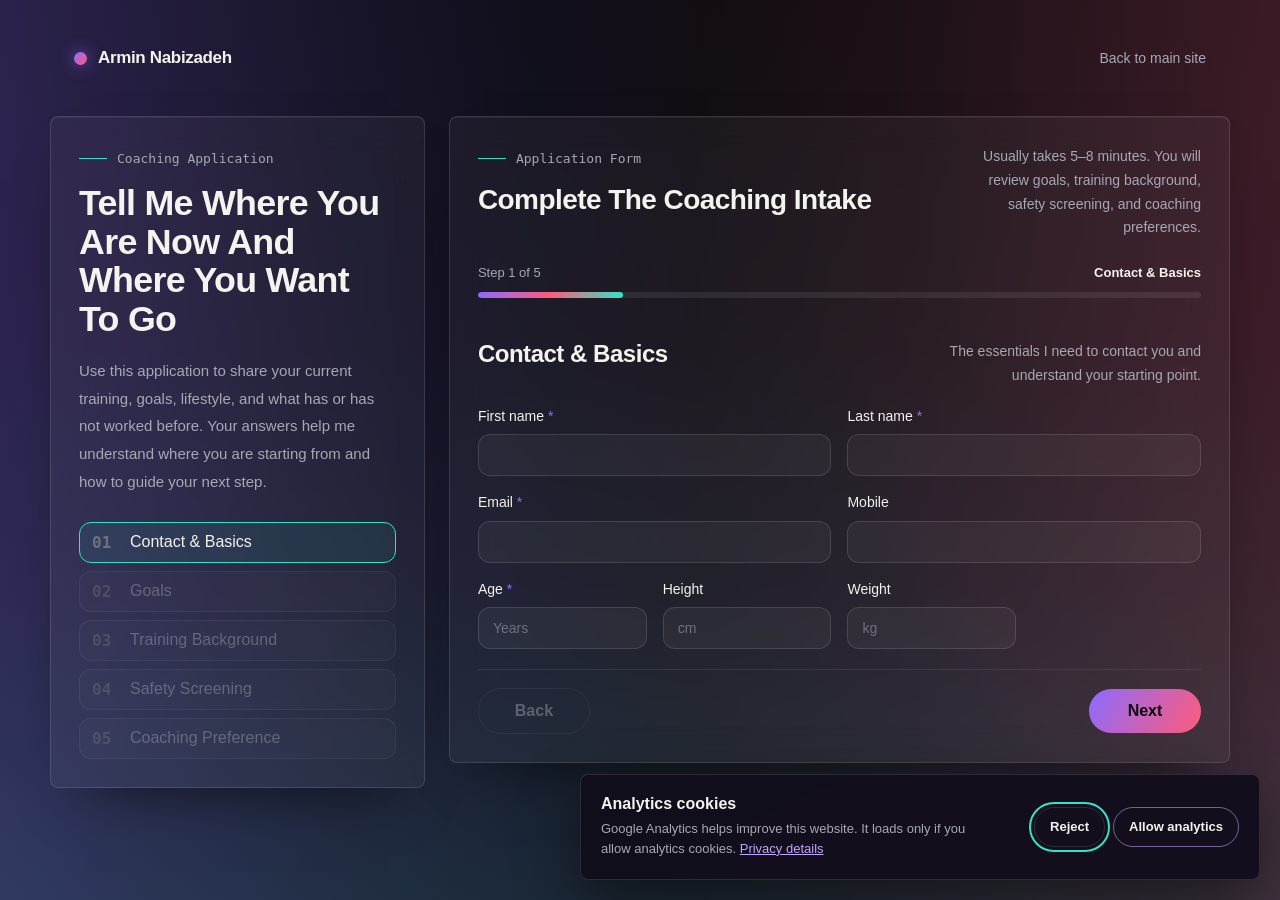
<file: apply.html>
<!DOCTYPE html>
<html lang="en">
<head>
<meta charset="UTF-8">
<meta name="viewport" content="width=device-width, initial-scale=1.0">
<meta http-equiv="Content-Security-Policy" content="default-src 'self'; base-uri 'none'; object-src 'none'; img-src 'self' data: https://*.google-analytics.com https://www.googletagmanager.com; font-src https://fonts.gstatic.com; style-src 'self' 'unsafe-inline' https://fonts.googleapis.com; script-src 'self' https://www.googletagmanager.com; connect-src 'self' https://api.web3forms.com https://*.google-analytics.com https://*.analytics.google.com https://www.googletagmanager.com; form-action https://api.web3forms.com; frame-src 'none'; upgrade-insecure-requests">
<meta name="referrer" content="strict-origin-when-cross-origin">
<link rel="icon" href="favicon/favicon.ico" sizes="any">
<link rel="icon" type="image/svg+xml" href="favicon/favicon.svg">
<link rel="icon" type="image/png" sizes="32x32" href="favicon/favicon-32x32.png">
<link rel="icon" type="image/png" sizes="16x16" href="favicon/favicon-16x16.png">
<link rel="apple-touch-icon" sizes="180x180" href="favicon/favicon-180x180.png">
<link rel="manifest" href="favicon/site.webmanifest">
<meta name="theme-color" content="#0a0a0f">
<title>Apply For Coaching · Armin Nabizadeh</title>
<link rel="preconnect" href="https://fonts.googleapis.com">
<link rel="preconnect" href="https://fonts.gstatic.com" crossorigin>
<link href="https://fonts.googleapis.com/css2?family=Space+Grotesk:wght@500;600;700&amp;family=IBM+Plex+Mono:wght@400;500&amp;family=Inter:wght@400;500;600;700&amp;display=swap" rel="stylesheet">
<style>
  :root {
    --red: #8B6BFF;
    --red-dark: #7558e8;
    --bg: #111111;
    --bg2: #1a1a1a;
    --border: #2a2a2a;
    --border2: #333333;
    --text: #ffffff;
    --text2: #aaaaaa;
    --text3: #8a8a8a;
  }
  * { box-sizing: border-box; margin: 0; padding: 0; }
  html { overflow-x: hidden; }
  body {
    font-family: 'Inter', sans-serif;
    background:
      radial-gradient(circle at top right, rgba(139,107,255,0.12), transparent 26%),
      linear-gradient(180deg, #121212 0%, #0b0b0b 100%);
    color: var(--text);
    min-height: 100vh;
    overflow-x: hidden;
  }
  button,
  input,
  select,
  textarea { font: inherit; }
  a { color: inherit; }
  a:focus-visible,
  button:focus-visible {
    outline: 2px solid var(--red);
    outline-offset: 4px;
  }
  .page-shell {
    width: min(1240px, calc(100% - 40px));
    margin: 0 auto;
    padding: 26px 0 42px;
  }
  .topbar {
    display: flex;
    justify-content: space-between;
    align-items: center;
    gap: 16px;
    margin-bottom: 26px;
  }
  .brand {
    font-family: 'Space Grotesk', sans-serif;
    font-size: 20px;
    letter-spacing: 2px;
    text-decoration: none;
  }
  .brand span { color: var(--red); }
  .back-link {
    text-decoration: none;
    color: var(--text2);
    font-size: 14px;
    letter-spacing: 1px;
    text-transform: uppercase;
  }
  .back-link:hover { color: var(--text); }
  .hero {
    display: grid;
    grid-template-columns: minmax(280px, 0.48fr) minmax(0, 1fr);
    gap: 24px;
    align-items: start;
  }
  .intro,
  .form-shell {
    border: 1px solid var(--border);
    border-radius: 18px;
    background: rgba(255,255,255,0.03);
    padding: 28px;
    box-shadow: 0 20px 48px rgba(0,0,0,0.28);
  }
  .intro {
    position: sticky;
    top: 24px;
  }
  .eyebrow {
    display: inline-flex;
    align-items: center;
    gap: 10px;
    color: var(--red);
    letter-spacing: 2px;
    font-size: 13px;
    text-transform: uppercase;
    margin-bottom: 18px;
  }
  .eyebrow::before {
    content: '';
    width: 28px;
    height: 1px;
    background: var(--red);
  }
  h1 {
    font-family: 'Space Grotesk', sans-serif;
    font-size: clamp(30px, 2.8vw, 42px);
    line-height: 1.08;
    letter-spacing: 1px;
    margin-bottom: 18px;
  }
  .intro p {
    color: var(--text2);
    font-size: 15px;
    line-height: 1.85;
    max-width: 54ch;
  }
  .quick-grid {
    display: grid;
    grid-template-columns: repeat(2, minmax(0, 1fr));
    gap: 14px;
    margin-top: 24px;
  }
  .quick-card {
    border-radius: 8px;
    padding: 16px;
    background: rgba(255,255,255,0.025);
    border: 1px solid var(--border);
  }
  .quick-card strong {
    display: block;
    font-family: 'Space Grotesk', sans-serif;
    font-size: 18px;
    margin-bottom: 8px;
    letter-spacing: 1px;
  }
  .quick-card span {
    display: block;
    color: var(--text2);
    font-size: 14px;
    line-height: 1.7;
  }
  .form-shell-header {
    display: flex;
    justify-content: space-between;
    gap: 16px;
    align-items: start;
    margin-bottom: 24px;
  }
  .form-shell-header h2 {
    font-family: 'Space Grotesk', sans-serif;
    font-size: 28px;
    letter-spacing: 1px;
  }
  .form-shell-header p {
    color: var(--text2);
    font-size: 14px;
    line-height: 1.7;
    max-width: 28ch;
    text-align: right;
  }
  .application-form {
    display: flex;
    flex-direction: column;
    gap: 26px;
  }
  .form-section {
    border-top: 1px solid var(--border);
    padding-top: 26px;
  }
  .form-section:first-of-type {
    border-top: 0;
    padding-top: 0;
  }
  .form-section-header {
    display: flex;
    justify-content: space-between;
    gap: 18px;
    align-items: start;
    margin-bottom: 18px;
  }
  .form-section-header h3 {
    font-family: 'Space Grotesk', sans-serif;
    font-size: 24px;
    letter-spacing: 1px;
  }
  .form-section-header p {
    color: var(--text2);
    font-size: 14px;
    line-height: 1.7;
    max-width: 34ch;
    text-align: right;
  }
  .field-grid {
    display: grid;
    grid-template-columns: repeat(2, minmax(0, 1fr));
    gap: 16px;
  }
  .field-grid + .field-grid {
    margin-top: 16px;
  }
  .field-grid.compact {
    grid-template-columns: repeat(4, minmax(0, 1fr));
  }
  .form-field,
  .question-block {
    display: flex;
    flex-direction: column;
    gap: 8px;
  }
  .full {
    grid-column: 1 / -1;
  }
  label,
  .field-label {
    color: var(--text);
    font-size: 14px;
    font-weight: 500;
    line-height: 1.45;
  }
  .form-field:has(input:required) > label::after,
  .form-field:has(select:required) > label::after,
  .form-field:has(textarea:required) > label::after,
  fieldset.form-field:has(input:required) > legend::after,
  .question-block:has(input:required) > .field-label::after,
  .choice.terms:has(input:required) > span::after {
    content: ' *';
    color: var(--red);
  }
  input,
  select,
  textarea {
    width: 100%;
    border: 1px solid var(--border2);
    border-radius: 8px;
    background: rgba(17,17,17,0.94);
    color: var(--text);
    font: inherit;
    font-size: 14px;
    padding: 12px 14px;
    transition: border-color 0.2s, box-shadow 0.2s, background 0.2s;
  }
  textarea {
    min-height: 104px;
    line-height: 1.6;
    resize: vertical;
  }
  input:focus,
  select:focus,
  textarea:focus {
    outline: none;
    border-color: var(--red);
    box-shadow: 0 0 0 3px rgba(139,107,255,0.14);
    background: rgba(20,20,20,1);
  }
  input::placeholder,
  textarea::placeholder {
    color: var(--text3);
  }
  .choice-grid {
    display: grid;
    grid-template-columns: repeat(auto-fit, minmax(170px, 1fr));
    gap: 10px;
  }
  .choice-grid.tight {
    grid-template-columns: repeat(auto-fit, minmax(74px, 1fr));
  }
  .choice {
    display: flex;
    align-items: flex-start;
    gap: 10px;
    min-height: 46px;
    border: 1px solid var(--border);
    border-radius: 8px;
    background: rgba(255,255,255,0.025);
    color: var(--text2);
    font-size: 14px;
    line-height: 1.45;
    padding: 12px;
  }
  .choice input {
    flex: 0 0 auto;
    width: auto;
    margin-top: 2px;
    padding: 0;
    border: 0;
    background: transparent;
    box-shadow: none;
    accent-color: var(--red);
  }
  .choice input:focus-visible {
    outline: 2px solid var(--red);
    outline-offset: 2px;
  }
  .choice span {
    display: block;
  }
  .notice {
    border-left: 3px solid var(--red);
    background: rgba(139,107,255,0.08);
    color: var(--text2);
    font-size: 14px;
    line-height: 1.7;
    margin: 16px 0;
    padding: 14px 16px;
  }
  .notice strong {
    color: var(--text);
  }
  .terms {
    color: var(--text2);
    line-height: 1.6;
  }
  .form-actions {
    display: flex;
    align-items: center;
    flex-wrap: wrap;
    gap: 14px;
    border-top: 1px solid var(--border);
    padding-top: 24px;
  }
  .submit-button {
    width: auto;
    border: 0;
    background: var(--red);
    color: #fff;
    cursor: pointer;
    font-weight: 700;
    letter-spacing: 0.8px;
    text-transform: uppercase;
    padding: 14px 22px;
  }
  .submit-button:hover {
    background: var(--red-dark);
  }
  .submit-button:focus-visible {
    outline: 2px solid #fff;
    outline-offset: 3px;
  }
  .submit-button:disabled {
    cursor: wait;
    opacity: 0.68;
  }
  .application-status {
    color: var(--text3);
    font-size: 13px;
    line-height: 1.5;
  }
  .application-status.success { color: #7edda0; }
  .application-status.error { color: #ff8989; }
  .application-status.pending { color: var(--text2); }
  .success-overlay {
    display: none;
    position: fixed;
    inset: 0;
    background: rgba(13,12,12,0.97);
    z-index: 999;
    align-items: center;
    justify-content: center;
    padding: 24px;
  }

  .success-overlay.is-visible {
    display: flex;
  }

  .success-card {
    background: var(--bg2);
    border: 1px solid #2a4a2a;
    border-radius: 12px;
    padding: 48px 40px;
    max-width: 480px;
    width: 100%;
    text-align: center;
    display: flex;
    flex-direction: column;
    align-items: center;
    gap: 20px;
  }

  .success-tick {
    width: 72px;
    height: 72px;
    border-radius: 50%;
    background: rgba(40, 167, 69, 0.12);
    border: 2px solid #28a745;
    display: flex;
    align-items: center;
    justify-content: center;
    flex-shrink: 0;
  }

  .success-tick svg {
    width: 36px;
    height: 36px;
    stroke: #28a745;
    stroke-width: 2.5;
    fill: none;
  }

  .success-title {
    font-family: 'Space Grotesk', sans-serif;
    font-size: 28px;
    font-weight: 600;
    color: var(--text);
    letter-spacing: 1px;
  }

  .success-message {
    font-size: 15px;
    color: var(--text2);
    line-height: 1.7;
  }

  .success-back {
    margin-top: 8px;
    display: inline-flex;
    align-items: center;
    gap: 8px;
    background: transparent;
    border: 1px solid var(--border2);
    color: var(--text2);
    padding: 12px 28px;
    border-radius: 8px;
    font-size: 13px;
    letter-spacing: 1px;
    text-decoration: none;
    cursor: pointer;
    transition: border-color 0.2s, color 0.2s;
  }

  .success-back:hover {
    border-color: var(--red);
    color: var(--text);
  }
  .hidden-field {
    display: none;
  }
  .selected-plan {
    display: flex;
    align-items: center;
    justify-content: space-between;
    gap: 18px;
    border: 1px solid rgba(139,107,255,0.4);
    border-radius: 8px;
    background: rgba(139,107,255,0.08);
    padding: 14px 16px;
    margin-bottom: 22px;
  }
  .selected-plan[hidden] { display: none; }
  .selected-plan-copy { display: grid; gap: 3px; }
  .selected-plan-copy span {
    color: var(--text2);
    font-size: 13px;
    text-transform: uppercase;
    letter-spacing: 1px;
  }
  .selected-plan-copy strong { font-size: 15px; }
  .selected-plan a {
    color: var(--red);
    font-size: 13px;
    text-decoration: none;
  }
  .application-sections {
    display: grid;
    gap: 8px;
    margin-top: 26px;
  }
  .application-sections + .quick-grid { display: none; }
  .application-sections button {
    display: grid;
    grid-template-columns: 28px minmax(0, 1fr);
    align-items: center;
    gap: 10px;
    width: 100%;
    border: 1px solid var(--border);
    border-radius: 8px;
    background: rgba(255,255,255,0.02);
    color: var(--text2);
    cursor: pointer;
    padding: 10px 12px;
    text-align: left;
  }
  .application-sections button:disabled { cursor: not-allowed; opacity: 0.45; }
  .application-sections button.is-current {
    border-color: rgba(139,107,255,0.58);
    color: var(--text);
    background: rgba(139,107,255,0.09);
  }
  .application-section-number {
    color: var(--red);
    font-family: 'Space Grotesk', sans-serif;
    font-weight: 600;
  }
  .conditional-field[hidden] { display: none; }
  fieldset {
    border: 0;
    min-width: 0;
    padding: 0;
  }
  legend { padding: 0; }
  .validation-summary {
    border-left: 3px solid #ff8989;
    background: rgba(255,90,90,0.08);
    color: #ffb0b0;
    border-radius: 6px;
    padding: 13px 15px;
    font-size: 14px;
    line-height: 1.55;
  }
  .validation-summary[hidden] { display: none; }
  .privacy-notice {
    border: 1px solid var(--border);
    border-radius: 8px;
    color: var(--text2);
    font-size: 14px;
    line-height: 1.7;
    padding: 15px 16px;
  }
  .privacy-notice a,
  .terms a { color: var(--red); }
  .wizard-progress,
  .wizard-controls {
    display: none;
  }
  .application-form.wizard-active { gap: 20px; }
  .application-form.wizard-active .wizard-progress { display: block; }
  .application-form.wizard-active .form-section {
    display: none;
    border-top: 0;
    padding-top: 0;
  }
  .application-form.wizard-active .form-section.is-active { display: block; }
  .application-form.wizard-active .form-actions { display: none; }
  .application-form.wizard-active.wizard-last-step .form-actions { display: flex; }
  .application-form.wizard-active .wizard-controls { display: flex; }
  .application-form.wizard-active.wizard-last-step .wizard-next { display: none; }
  .wizard-progress { margin-bottom: 22px; }
  .wizard-progress-meta {
    display: flex;
    justify-content: space-between;
    gap: 14px;
    color: var(--text2);
    font-size: 13px;
    line-height: 1.4;
    margin-bottom: 10px;
  }
  .wizard-progress-meta strong { color: var(--text); font-weight: 600; }
  .wizard-progress-track {
    height: 6px;
    overflow: hidden;
    border-radius: 999px;
    background: rgba(255,255,255,0.08);
  }
  .wizard-progress-bar {
    display: block;
    width: 0;
    height: 100%;
    border-radius: inherit;
    background: var(--red);
    transition: width 0.25s ease;
  }
  .wizard-controls {
    align-items: center;
    justify-content: space-between;
    gap: 12px;
    border-top: 1px solid var(--border);
    padding-top: 18px;
  }
  .wizard-button {
    width: auto;
    min-width: 112px;
    border: 1px solid var(--border2);
    border-radius: 8px;
    color: var(--text);
    cursor: pointer;
    font-weight: 700;
    letter-spacing: 0.8px;
    text-transform: uppercase;
    padding: 13px 16px;
  }
  .wizard-button.primary { border-color: var(--red); background: var(--red); }
  .wizard-button.secondary { background: transparent; color: var(--text2); }
  .wizard-button:disabled { cursor: not-allowed; opacity: 0.45; }
  .wizard-button:focus-visible { outline: 2px solid #fff; outline-offset: 3px; }
  @media (max-width: 900px) {
    .page-shell {
      width: min(100% - 24px, 680px);
      padding: 18px 0 32px;
    }
    .hero,
    .quick-grid,
    .field-grid,
    .field-grid.compact { grid-template-columns: 1fr; }
    .field-grid.compact {
      grid-template-columns: repeat(2, minmax(0, 1fr));
    }
    .intro,
    .form-shell {
      padding: 22px;
    }
    .intro { display: none; }
    h1 {
      font-size: clamp(30px, 10vw, 44px);
    }
    .form-shell-header,
    .form-section-header { flex-direction: column; }
    .form-shell-header p,
    .form-section-header p { text-align: left; max-width: none; }
    .quick-grid {
      display: none;
    }
    .wizard-controls {
      position: sticky;
      bottom: 0;
      z-index: 20;
      margin: 0 -10px -10px;
      padding: 14px 10px 10px;
      background: rgba(17,17,17,0.97);
      backdrop-filter: blur(10px);
    }
  }
  @media (max-width: 520px) {
    .page-shell {
      width: min(100% - 20px, 680px);
      padding-top: 14px;
    }
    .topbar {
      align-items: flex-start;
      flex-direction: column;
      gap: 10px;
    }
    .brand {
      font-size: 18px;
      letter-spacing: 1.4px;
    }
    .back-link {
      font-size: 13px;
    }
    .intro,
    .form-shell {
      padding: 18px;
    }
    h1 {
      font-size: clamp(26px, 11vw, 38px);
    }
    .form-shell-header h2 {
      font-size: 25px;
    }
    .choice-grid {
      grid-template-columns: 1fr;
    }
    .wizard-controls {
      align-items: stretch;
      flex-direction: row;
    }
    .form-actions {
      align-items: stretch;
      flex-direction: column;
    }
    .wizard-button {
      flex: 1;
      min-width: 0;
      width: auto;
    }
    .submit-button {
      width: 100%;
    }
    .application-status {
      min-height: 22px;
    }
  }
</style>
<link rel="stylesheet" href="design-system.css">
</head>
<body class="application-page">
  <div class="page-shell">
    <div class="topbar">
      <a href="index.html?from=apply" class="brand"><span class="brand-dot" aria-hidden="true"></span>Armin Nabizadeh</a>
      <a href="index.html?from=apply" class="back-link">Back to main site</a>
    </div>
    <div class="hero">
      <section class="intro">
        <div class="eyebrow">Coaching Application</div>
        <h1>Tell Me Where You Are Now And Where You Want To Go</h1>
        <p>Use this application to share your current training, goals, lifestyle, and what has or has not worked before. Your answers help me understand where you are starting from and how to guide your next step.</p>
        <nav class="application-sections" aria-label="Application sections">
          <button type="button" class="is-current" data-wizard-step="0"><span class="application-section-number">01</span><span>Contact &amp; Basics</span></button>
          <button type="button" data-wizard-step="1" disabled><span class="application-section-number">02</span><span>Goals</span></button>
          <button type="button" data-wizard-step="2" disabled><span class="application-section-number">03</span><span>Training Background</span></button>
          <button type="button" data-wizard-step="3" disabled><span class="application-section-number">04</span><span>Safety Screening</span></button>
          <button type="button" data-wizard-step="4" disabled><span class="application-section-number">05</span><span>Coaching Preference</span></button>
        </nav>
        <div class="quick-grid">
          <div class="quick-card">
            <strong>Your starting point</strong>
            <span>Tell me about your training history, schedule, confidence level, and the habits you are working with right now.</span>
          </div>
          <div class="quick-card">
            <strong>Your main goal</strong>
            <span>Whether you want to lose fat, build muscle, gain strength, improve fitness, or feel better, this helps set the direction.</span>
          </div>
          <div class="quick-card">
            <strong>What gets in the way</strong>
            <span>Share the obstacles, routines, and past struggles that matter so the plan can be realistic and sustainable.</span>
          </div>
          <div class="quick-card">
            <strong>Better first call</strong>
            <span>Your answers give us a clear starting point for the consultation, so we can focus on the best plan for you.</span>
          </div>
        </div>
      </section>
      <section class="form-shell">
        <div class="form-shell-header">
          <div>
            <div class="eyebrow">Application Form</div>
            <h2>Complete The Coaching Intake</h2>
          </div>
          <p>Usually takes 5–8 minutes. You will review goals, training background, safety screening, and coaching preferences.</p>
        </div>
        <div class="selected-plan" id="selectedPlanNotice" hidden>
          <div class="selected-plan-copy">
            <span>Selected coaching option</span>
            <strong id="selectedPlanName"></strong>
          </div>
          <a href="index.html?from=apply#pricing-overview">Change</a>
        </div>
        <form
          class="application-form"
          id="applicationForm"
          action="https://api.web3forms.com/submit"
          method="POST"
        >
          <input type="hidden" name="access_key" value="9183abf9-58bc-42ac-a1d8-88a473420cde">
          <input type="hidden" name="subject" value="New Coaching Application from Fitstronomy">
          <input type="hidden" name="_subject" value="New Fitstronomy coaching application">
          <input type="hidden" name="_captcha" value="false">
          <div class="hidden-field" aria-hidden="true">
            <label>Leave this field empty
              <input type="text" name="_gotcha" tabindex="-1" autocomplete="off" data-honeypot>
            </label>
            <label>Do not check this
              <input type="checkbox" name="botcheck" tabindex="-1" autocomplete="off" data-honeypot>
            </label>
          </div>
          <div class="wizard-progress" id="applicationWizardProgress">
            <div class="wizard-progress-meta">
              <span id="wizardStepCount">Step 1 of 5</span>
              <strong id="wizardStepTitle">Contact &amp; Basics</strong>
            </div>
            <div class="wizard-progress-track" aria-hidden="true">
              <span class="wizard-progress-bar" id="wizardProgressBar"></span>
            </div>
          </div>
          <div class="validation-summary" id="applicationValidationSummary" role="alert" tabindex="-1" hidden></div>

          <div class="form-section">
            <div class="form-section-header">
              <h3>Contact &amp; Basics</h3>
              <p>The essentials I need to contact you and understand your starting point.</p>
            </div>
            <div class="field-grid">
              <div class="form-field">
                <label for="firstName">First name</label>
                <input id="firstName" name="first_name" type="text" autocomplete="given-name" maxlength="80" required>
              </div>
              <div class="form-field">
                <label for="lastName">Last name</label>
                <input id="lastName" name="last_name" type="text" autocomplete="family-name" maxlength="80" required>
              </div>
              <div class="form-field">
                <label for="email">Email</label>
                <input id="email" name="email" type="email" autocomplete="email" maxlength="254" required>
              </div>
              <div class="form-field">
                <label for="mobile">Mobile</label>
                <input id="mobile" name="mobile" type="tel" autocomplete="tel" maxlength="32">
              </div>
            </div>
            <div class="field-grid compact">
              <div class="form-field">
                <label for="age">Age</label>
                <input id="age" name="age" type="number" min="15" max="100" placeholder="Years" required>
              </div>
              <div class="form-field">
                <label for="height">Height</label>
                <input id="height" name="height_cm" type="number" min="80" max="240" step="0.1" placeholder="cm">
              </div>
              <div class="form-field">
                <label for="weight">Weight</label>
                <input id="weight" name="weight_kg" type="number" min="25" max="300" step="0.1" placeholder="kg">
              </div>
            </div>
          </div>

          <div class="form-section">
            <div class="form-section-header">
              <h3>Goals</h3>
              <p>What you want to achieve and what kind of change matters most right now.</p>
            </div>
            <div class="field-grid">
              <fieldset class="form-field full">
                <legend class="field-label">Which goals fit best?</legend>
                <div class="choice-grid">
                  <label class="choice"><input type="checkbox" name="goal_areas[]" value="Improved health"><span>Improved health</span></label>
                  <label class="choice"><input type="checkbox" name="goal_areas[]" value="Improved endurance"><span>Improved endurance</span></label>
                  <label class="choice"><input type="checkbox" name="goal_areas[]" value="Increased strength"><span>Increased strength</span></label>
                  <label class="choice"><input type="checkbox" name="goal_areas[]" value="Increased muscle mass"><span>Increased muscle mass</span></label>
                  <label class="choice"><input type="checkbox" name="goal_areas[]" value="Fat loss"><span>Fat loss</span></label>
                </div>
              </fieldset>
              <div class="form-field full">
                <label for="mainGoal">What is your goal with your training?</label>
                <textarea id="mainGoal" name="main_training_goal" maxlength="2000" required></textarea>
              </div>
              <fieldset class="form-field full">
                <legend class="field-label">Timeline for achieving your goal</legend>
                <div class="choice-grid">
                  <label class="choice"><input type="radio" name="goal_timeline" value="8 weeks"><span>8 weeks</span></label>
                  <label class="choice"><input type="radio" name="goal_timeline" value="16 weeks"><span>16 weeks</span></label>
                  <label class="choice"><input type="radio" name="goal_timeline" value="24 weeks"><span>24 weeks</span></label>
                  <label class="choice"><input type="radio" name="goal_timeline" value="32 weeks"><span>32 weeks</span></label>
                  <label class="choice"><input type="radio" name="goal_timeline" value="40 weeks"><span>40 weeks</span></label>
                  <label class="choice"><input type="radio" name="goal_timeline" value="1 year"><span>1 year</span></label>
                  <label class="choice"><input type="radio" name="goal_timeline" value="No fixed deadline"><span>No fixed deadline</span></label>
                  <label class="choice"><input type="radio" name="goal_timeline" value="Not sure yet"><span>Not sure yet</span></label>
                </div>
              </fieldset>
              <div class="form-field">
                <label for="weeklyTraining">How many days per week can you realistically train?</label>
                <select id="weeklyTraining" name="weekly_training_commitment" required>
                  <option value="">Please select</option>
                  <option value="1 day per week">1 day per week</option>
                  <option value="2 days per week">2 days per week</option>
                  <option value="3 days per week">3 days per week</option>
                  <option value="4 days per week">4 days per week</option>
                  <option value="5 days per week">5 days per week</option>
                  <option value="6+ days per week">6+ days per week</option>
                </select>
              </div>
            </div>
          </div>

          <div class="form-section">
            <div class="form-section-header">
              <h3>Training Background</h3>
              <p>Your current routine and past experience, without getting too deep yet.</p>
            </div>
            <div class="field-grid">
              <div class="form-field full">
                <label for="trainingHistory">Tell me about your training history.</label>
                <textarea id="trainingHistory" name="training_history" maxlength="2000"></textarea>
              </div>
              <fieldset class="form-field">
                <legend class="field-label">Are you currently exercising regularly, at least 3x per week?</legend>
                <div class="choice-grid">
                  <label class="choice"><input type="radio" name="currently_exercising" value="Yes" required><span>Yes</span></label>
                  <label class="choice"><input type="radio" name="currently_exercising" value="No"><span>No</span></label>
                </div>
              </fieldset>
              <fieldset class="form-field">
                <legend class="field-label">Have you trained with a personal trainer before?</legend>
                <div class="choice-grid">
                  <label class="choice"><input type="radio" name="trained_with_pt_before" value="Yes"><span>Yes</span></label>
                  <label class="choice"><input type="radio" name="trained_with_pt_before" value="No"><span>No</span></label>
                </div>
              </fieldset>
              <div class="form-field full conditional-field" id="previousTrainingField" hidden>
                <label for="previousTrainingType">What kind of training are you doing now?</label>
                <textarea id="previousTrainingType" name="previous_training_type" maxlength="2000"></textarea>
              </div>
            </div>
          </div>

          <div class="form-section">
            <div class="form-section-header">
              <h3>Safety Screening</h3>
              <p>The full health and PAR-Q screening is completed separately before training starts.</p>
            </div>
            <p class="privacy-notice">For your privacy, this website does not ask you to submit diagnoses, injury details, medication information, or PAR-Q answers through the application form. Read the <a href="privacy.html" target="_blank" rel="noopener">Privacy Policy</a> for more information.</p>
            <div class="notice">
              <strong>Before coaching begins,</strong> you will need to complete a separate safety screening. Medical clearance may be required depending on your answers.
            </div>
            <label class="choice terms full">
              <input type="checkbox" name="pre_training_screening_acknowledgement" value="Acknowledged" required>
              <span>I understand that coaching cannot begin until the required health and PAR-Q screening has been completed through the process provided by the coach.</span>
            </label>
          </div>

          <div class="form-section">
            <div class="form-section-header">
              <h3>Coaching Preference</h3>
              <p>Choose the kind of support you are most interested in. We can refine the details together.</p>
            </div>
            <div class="field-grid">
              <fieldset class="form-field full">
                <legend class="field-label">Which option are you applying for?</legend>
                <div class="choice-grid">
                  <label class="choice"><input type="radio" name="package_interest" value="Workout Plan, 30 euro per program" data-plan="workout-plan" required><span>Workout Plan, €30 per program</span></label>
                  <label class="choice"><input type="radio" name="package_interest" value="Plan + Intro Session, 80 euro package" data-plan="plan-intro"><span>Plan + Intro Session, €80 package</span></label>
                  <label class="choice"><input type="radio" name="package_interest" value="In-Person Coaching, 70 euro per session" data-plan="in-person"><span>In-Person Coaching, €70 per session</span></label>
                  <label class="choice"><input type="radio" name="package_interest" value="Online Coaching, 35 euro per session" data-plan="online"><span>Online Coaching, €35 per session</span></label>
                  <label class="choice"><input type="radio" name="package_interest" value="Not sure yet"><span>Not sure yet</span></label>
                </div>
              </fieldset>
              <fieldset class="form-field full">
                <legend class="field-label">Where do you prefer to train?</legend>
                <div class="choice-grid">
                  <label class="choice"><input type="radio" name="training_location" value="Home"><span>Home</span></label>
                  <label class="choice"><input type="radio" name="training_location" value="Gym"><span>Gym</span></label>
                  <label class="choice"><input type="radio" name="training_location" value="Both or flexible"><span>Both or flexible</span></label>
                </div>
              </fieldset>
              <label class="choice terms full">
                <input type="checkbox" name="information_accuracy_confirmation" value="Confirmed" required>
                <span>I confirm that the information in this application is accurate to the best of my knowledge.</span>
              </label>
            </div>
          </div>

          <div class="wizard-controls" aria-label="Application step controls">
            <button class="wizard-button secondary" type="button" id="wizardBack">Back</button>
            <button class="wizard-button primary wizard-next" type="button" id="wizardNext">Next</button>
          </div>

          <div class="form-actions">
            <button class="submit-button" type="submit">Send Application</button>
            <div class="application-status" id="applicationStatus" aria-live="polite"></div>
          </div>
        </form>
      </section>
    </div>
  </div>
  <div class="success-overlay" id="successOverlay">
    <div class="success-card">
      <div class="success-tick">
        <svg viewBox="0 0 24 24">
          <polyline points="20 6 9 17 4 12"/>
        </svg>
      </div>
      <div class="success-title">Application Sent!</div>
      <p class="success-message">
        Thank you, your application has been received.<br>
        I will review it and get back to you soon.
      </p>
      <a href="index.html?from=apply" class="success-back">← Back to site</a>
    </div>
  </div>
  <script src="application-form.js"></script>
  <script src="analytics.js"></script>
</body>
</html>
</file>
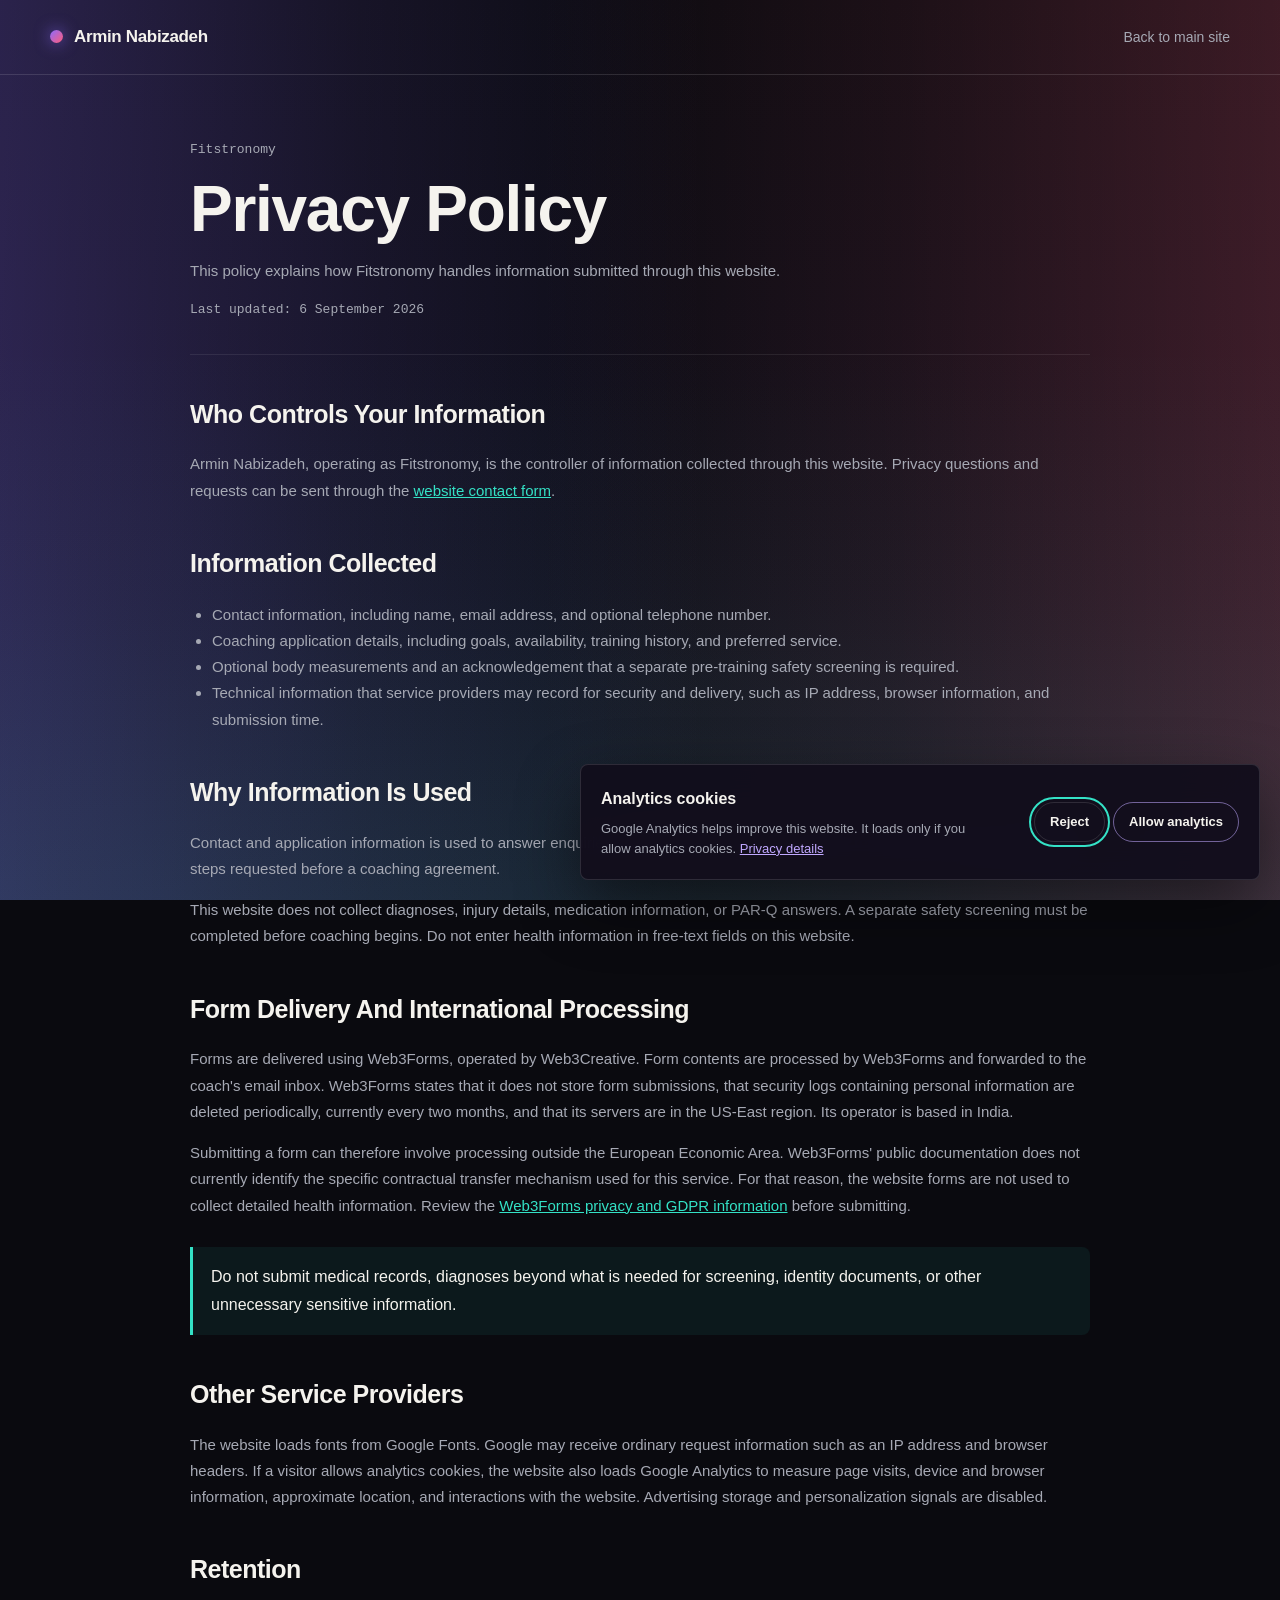
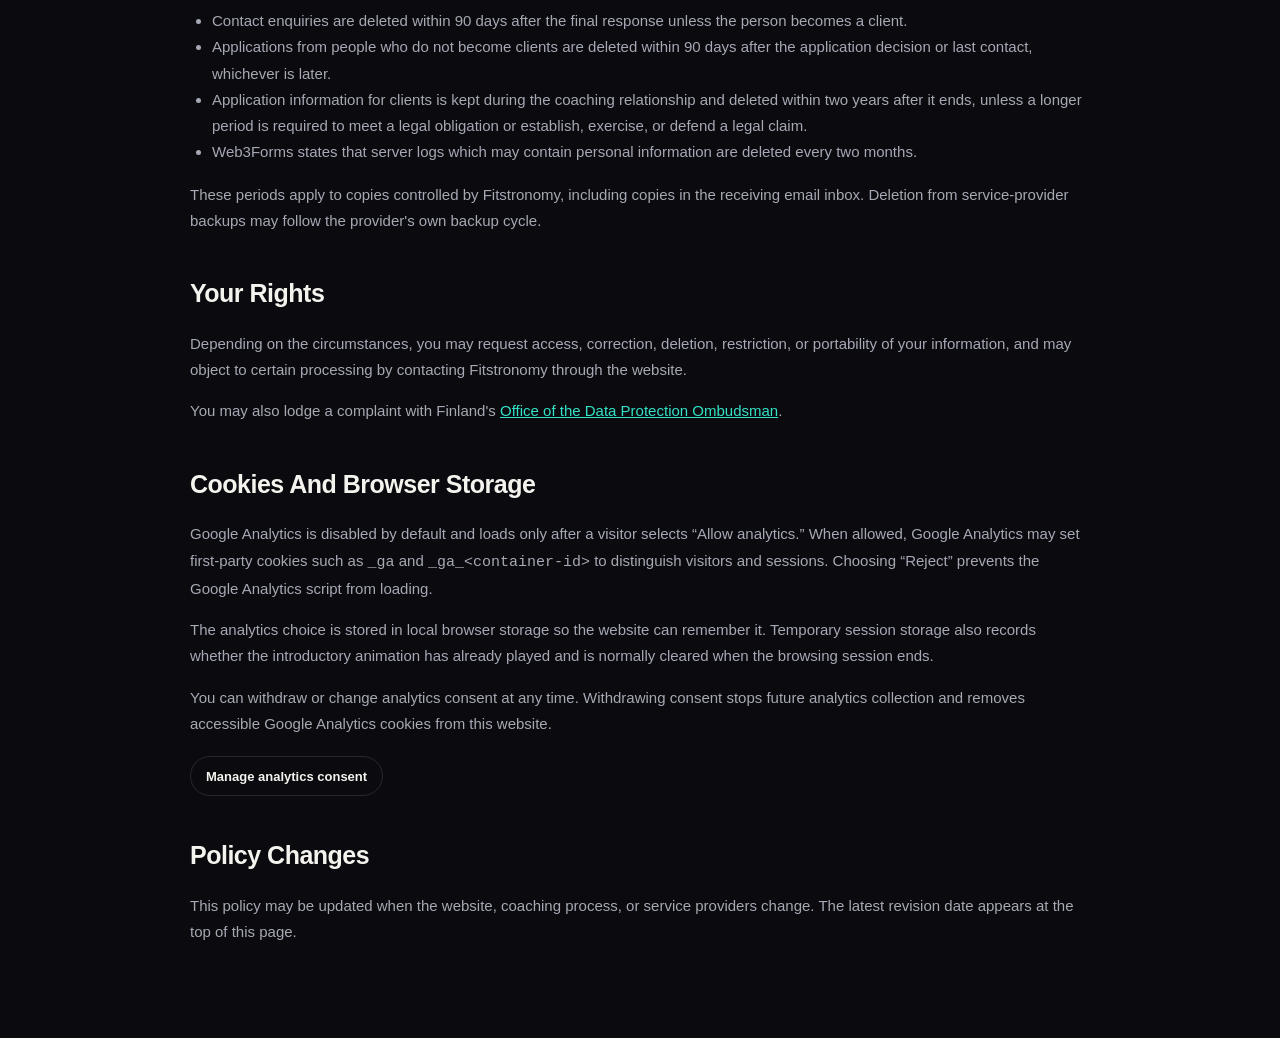
<file: privacy.html>
<!DOCTYPE html>
<html lang="en">
<head>
<meta charset="UTF-8">
<meta name="viewport" content="width=device-width, initial-scale=1.0">
<meta http-equiv="Content-Security-Policy" content="default-src 'self'; base-uri 'none'; object-src 'none'; img-src 'self' data: https://*.google-analytics.com https://www.googletagmanager.com; font-src https://fonts.gstatic.com; style-src 'self' 'unsafe-inline' https://fonts.googleapis.com; script-src 'self' https://www.googletagmanager.com; connect-src 'self' https://*.google-analytics.com https://*.analytics.google.com https://www.googletagmanager.com; form-action 'none'; frame-src 'none'; upgrade-insecure-requests">
<meta name="referrer" content="strict-origin-when-cross-origin">
<link rel="icon" href="favicon/favicon.ico" sizes="any">
<link rel="icon" type="image/svg+xml" href="favicon/favicon.svg">
<meta name="theme-color" content="#0a0a0f">
<title>Privacy Policy · Fitstronomy</title>
<link rel="preconnect" href="https://fonts.googleapis.com">
<link rel="preconnect" href="https://fonts.gstatic.com" crossorigin>
<link href="https://fonts.googleapis.com/css2?family=Space+Grotesk:wght@500;600;700&amp;family=IBM+Plex+Mono:wght@400;500&amp;family=Inter:wght@400;500;600;700&amp;display=swap" rel="stylesheet">
<style>
  :root {
    --red: #8b6bff;
    --bg: #101010;
    --panel: #171717;
    --border: #303030;
    --text: #ffffff;
    --muted: #b5b5b5;
  }
  * { box-sizing: border-box; }
  body {
    margin: 0;
    background: var(--bg);
    color: var(--text);
    font-family: 'Inter', sans-serif;
    line-height: 1.75;
  }
  a { color: var(--red); }
  a:focus-visible { outline: 2px solid var(--red); outline-offset: 4px; }
  .topbar {
    border-bottom: 1px solid var(--border);
    padding: 18px max(24px, calc((100% - 900px) / 2));
    display: flex;
    align-items: center;
    justify-content: space-between;
    gap: 20px;
  }
  .brand {
    color: var(--text);
    font-family: 'Space Grotesk', sans-serif;
    letter-spacing: 2px;
    text-decoration: none;
  }
  .brand span { color: var(--red); }
  .back-link { color: var(--muted); font-size: 14px; text-decoration: none; }
  main { width: min(100% - 40px, 900px); margin: 0 auto; padding: 64px 0 80px; }
  header { border-bottom: 1px solid var(--border); padding-bottom: 32px; margin-bottom: 36px; }
  .eyebrow {
    color: var(--red);
    font-family: 'Space Grotesk', sans-serif;
    font-size: 13px;
    letter-spacing: 2px;
    text-transform: uppercase;
  }
  h1, h2 { font-family: 'Space Grotesk', sans-serif; letter-spacing: 1px; }
  h1 { font-size: clamp(40px, 7vw, 64px); line-height: 1.05; margin: 14px 0; }
  h2 { font-size: 25px; margin: 38px 0 10px; }
  p, li { color: var(--muted); font-size: 15px; }
  ul { padding-left: 22px; }
  .updated { color: var(--muted); font-size: 13px; }
  .notice {
    border-left: 3px solid var(--red);
    background: var(--panel);
    padding: 16px 18px;
    margin: 28px 0;
  }
  @media (max-width: 600px) {
    .topbar { align-items: flex-start; flex-direction: column; }
    main { width: min(100% - 32px, 900px); padding-top: 44px; }
  }
</style>
<link rel="stylesheet" href="design-system.css">
</head>
<body class="privacy-page">
  <nav class="topbar" aria-label="Privacy navigation">
    <a class="brand" href="index.html"><span class="brand-dot" aria-hidden="true"></span>Armin Nabizadeh</a>
    <a class="back-link" href="index.html">Back to main site</a>
  </nav>
  <main>
    <header>
      <div class="eyebrow">Fitstronomy</div>
      <h1>Privacy Policy</h1>
      <p>This policy explains how Fitstronomy handles information submitted through this website.</p>
      <div class="updated">Last updated: 6 September 2026</div>
    </header>

    <h2>Who Controls Your Information</h2>
    <p>Armin Nabizadeh, operating as Fitstronomy, is the controller of information collected through this website. Privacy questions and requests can be sent through the <a href="index.html#contact">website contact form</a>.</p>

    <h2>Information Collected</h2>
    <ul>
      <li>Contact information, including name, email address, and optional telephone number.</li>
      <li>Coaching application details, including goals, availability, training history, and preferred service.</li>
      <li>Optional body measurements and an acknowledgement that a separate pre-training safety screening is required.</li>
      <li>Technical information that service providers may record for security and delivery, such as IP address, browser information, and submission time.</li>
    </ul>

    <h2>Why Information Is Used</h2>
    <p>Contact and application information is used to answer enquiries, review general coaching suitability, recommend a service, and take steps requested before a coaching agreement.</p>
    <p>This website does not collect diagnoses, injury details, medication information, or PAR-Q answers. A separate safety screening must be completed before coaching begins. Do not enter health information in free-text fields on this website.</p>

    <h2>Form Delivery And International Processing</h2>
    <p>Forms are delivered using Web3Forms, operated by Web3Creative. Form contents are processed by Web3Forms and forwarded to the coach's email inbox. Web3Forms states that it does not store form submissions, that security logs containing personal information are deleted periodically, currently every two months, and that its servers are in the US-East region. Its operator is based in India.</p>
    <p>Submitting a form can therefore involve processing outside the European Economic Area. Web3Forms' public documentation does not currently identify the specific contractual transfer mechanism used for this service. For that reason, the website forms are not used to collect detailed health information. Review the <a href="https://docs.web3forms.com/getting-started/faq" target="_blank" rel="noopener">Web3Forms privacy and GDPR information</a> before submitting.</p>

    <div class="notice">Do not submit medical records, diagnoses beyond what is needed for screening, identity documents, or other unnecessary sensitive information.</div>

    <h2>Other Service Providers</h2>
    <p>The website loads fonts from Google Fonts. Google may receive ordinary request information such as an IP address and browser headers. If a visitor allows analytics cookies, the website also loads Google Analytics to measure page visits, device and browser information, approximate location, and interactions with the website. Advertising storage and personalization signals are disabled.</p>

    <h2>Retention</h2>
    <ul>
      <li>Contact enquiries are deleted within 90 days after the final response unless the person becomes a client.</li>
      <li>Applications from people who do not become clients are deleted within 90 days after the application decision or last contact, whichever is later.</li>
      <li>Application information for clients is kept during the coaching relationship and deleted within two years after it ends, unless a longer period is required to meet a legal obligation or establish, exercise, or defend a legal claim.</li>
      <li>Web3Forms states that server logs which may contain personal information are deleted every two months.</li>
    </ul>
    <p>These periods apply to copies controlled by Fitstronomy, including copies in the receiving email inbox. Deletion from service-provider backups may follow the provider's own backup cycle.</p>

    <h2>Your Rights</h2>
    <p>Depending on the circumstances, you may request access, correction, deletion, restriction, or portability of your information, and may object to certain processing by contacting Fitstronomy through the website.</p>
    <p>You may also lodge a complaint with Finland's <a href="https://tietosuoja.fi/en/home" target="_blank" rel="noopener">Office of the Data Protection Ombudsman</a>.</p>

    <h2 id="analytics-cookies">Cookies And Browser Storage</h2>
    <p>Google Analytics is disabled by default and loads only after a visitor selects “Allow analytics.” When allowed, Google Analytics may set first-party cookies such as <code>_ga</code> and <code>_ga_&lt;container-id&gt;</code> to distinguish visitors and sessions. Choosing “Reject” prevents the Google Analytics script from loading.</p>
    <p>The analytics choice is stored in local browser storage so the website can remember it. Temporary session storage also records whether the introductory animation has already played and is normally cleared when the browsing session ends.</p>
    <p>You can withdraw or change analytics consent at any time. Withdrawing consent stops future analytics collection and removes accessible Google Analytics cookies from this website.</p>
    <button type="button" class="privacy-settings-button" data-cookie-settings>Manage analytics consent</button>

    <h2>Policy Changes</h2>
    <p>This policy may be updated when the website, coaching process, or service providers change. The latest revision date appears at the top of this page.</p>
  </main>
  <script src="analytics.js"></script>
</body>
</html>
</file>
<file: design-system.css>
:root {
  --bg-1: #0a0a0f;
  --bg-2: #120e1c;
  --text: #f5f3ee;
  --text-soft: #a6a9b4;
  --text-faint: #6e7180;
  --glass-bg: rgba(255, 255, 255, 0.045);
  --glass-bg-strong: rgba(255, 255, 255, 0.07);
  --glass-border: rgba(255, 255, 255, 0.12);
  --grad-a: #8b6bff;
  --grad-b: #ff5c7a;
  --grad-c: #34e2c6;
  --accent-light: #c0a8ff;

  /* Compatibility aliases for the existing component CSS. */
  --red: var(--grad-a);
  --red-dark: #7558e8;
  --bg: var(--bg-1);
  --bg2: rgba(255, 255, 255, 0.045);
  --bg3: rgba(255, 255, 255, 0.07);
  --panel: rgba(255, 255, 255, 0.045);
  --border: rgba(255, 255, 255, 0.08);
  --border2: var(--glass-border);
  --text2: var(--text-soft);
  --text3: var(--text-faint);
  --muted: var(--text-soft);
}

html { background: var(--bg-1); }

body {
  background:
    linear-gradient(0deg, rgba(52, 226, 198, 0.11) 0%, rgba(52, 226, 198, 0.035) 34%, transparent 62%),
    linear-gradient(90deg, rgba(139, 107, 255, 0.25) 0%, rgba(139, 107, 255, 0.1) 28%, transparent 55%),
    linear-gradient(270deg, rgba(255, 92, 122, 0.2) 0%, rgba(255, 92, 122, 0.075) 30%, transparent 58%),
    linear-gradient(180deg, #0a0a0f 0%, #0d0d16 48%, #120e1c 100%) !important;
  background-attachment: fixed !important;
  color: var(--text);
  font-family: 'Inter', sans-serif !important;
  overflow-x: hidden;
  -webkit-font-smoothing: antialiased;
}

body.intro-lock { overflow: hidden; }
.intro-pending .reveal { animation-play-state: paused; }

/* Anatomy intro */
.intro-overlay {
  position: fixed;
  inset: 0;
  z-index: 500;
  display: grid;
  min-height: 100dvh;
  place-items: center;
  overflow: hidden;
  background:
    linear-gradient(135deg, rgba(139, 107, 255, 0.2), transparent 38%),
    linear-gradient(225deg, rgba(255, 92, 122, 0.14), transparent 42%),
    linear-gradient(180deg, var(--bg-1), var(--bg-2));
  color: var(--text);
  opacity: 0;
  visibility: hidden;
  transition: opacity 0.7s ease, visibility 0.7s ease;
}
.intro-overlay[data-ready="true"] { opacity: 1; visibility: visible; }
.intro-overlay.is-hidden { opacity: 0; visibility: hidden; pointer-events: none; }
.intro-canvas-wrap { position: absolute; inset: 0; z-index: 1; width: 100%; height: 100%; }
.body-muscles-container { display: flex; width: 100%; height: 100%; align-items: center; justify-content: center; }
.body-muscles-container svg { width: auto; max-height: 88vh; }
.intro-copy {
  position: absolute;
  right: 0;
  bottom: 56px;
  left: 0;
  z-index: 2;
  text-align: center;
  pointer-events: none;
}
.intro-statement {
  position: absolute;
  right: 20px;
  bottom: 0;
  left: 20px;
  color: var(--text);
  font-family: 'Space Grotesk', sans-serif;
  font-size: clamp(26px, 4.5vw, 48px);
  font-weight: 600;
  letter-spacing: -0.02em;
  opacity: 0;
  transform: translateY(10px);
  transition: opacity 0.45s ease, transform 0.45s ease;
}
.intro-statement.is-visible { opacity: 1; transform: translateY(0); }
.intro-statement span {
  background: linear-gradient(120deg, var(--grad-a), var(--grad-b));
  background-clip: text;
  -webkit-background-clip: text;
  color: transparent;
}
.intro-skip {
  position: absolute;
  top: 24px;
  right: 24px;
  z-index: 3;
  padding: 10px 17px;
  border: 1px solid var(--glass-border);
  border-radius: 999px;
  background: var(--glass-bg);
  color: var(--text-soft);
  cursor: pointer;
  backdrop-filter: blur(14px);
  -webkit-backdrop-filter: blur(14px);
}
.intro-skip:hover { background: var(--glass-bg-strong); color: var(--text); }

h1,
h2,
h3,
.section-title,
.stat-num,
.nav-logo,
.brand,
.footer-logo,
.pricing-card-title,
.pricing-price,
.summary-value,
.success-title {
  font-family: 'Space Grotesk', sans-serif !important;
  letter-spacing: -0.02em !important;
}

p,
li,
label,
input,
select,
textarea,
button,
a { font-family: 'Inter', sans-serif; }

.submit-button,
.wizard-button,
.contact-form button,
.pricing-plan-cta,
.pricing-preview-cta { text-transform: none !important; letter-spacing: 0 !important; }

.section-tag,
.application-section-number,
.pricing-badge,
.plan-duration,
.updated,
.eyebrow,
.stat-label,
.price-value + small,
.pricing-preview-price small,
.pricing-price small {
  font-family: 'IBM Plex Mono', monospace !important;
}

.guide-kicker,
.field-group label,
.summary-label,
.meal-plan-header,
.plan-duration,
.back-link,
.selected-plan-copy span,
.about-social-copy strong {
  letter-spacing: 0 !important;
  text-transform: none !important;
}

a:focus-visible,
button:focus-visible,
input:focus-visible,
select:focus-visible,
textarea:focus-visible,
.hamburger:focus-visible {
  outline: 2px solid var(--grad-c) !important;
  outline-offset: 3px !important;
}

section,
#services,
#pricing-overview,
#nutrition,
#about,
#contact,
.stats,
footer { background: transparent !important; }

.brand-dot {
  display: inline-block;
  width: 13px;
  height: 13px;
  flex: 0 0 13px;
  border-radius: 50%;
  background: linear-gradient(135deg, var(--grad-a), var(--grad-b));
  box-shadow: 0 0 16px rgba(139, 107, 255, 0.7);
}

/* Header */
.site-nav {
  position: sticky;
  top: 0;
  z-index: 30;
  padding: 26px 48px;
  background: rgba(10, 10, 15, 0.55) !important;
  border-bottom: 1px solid rgba(255, 255, 255, 0.06);
  backdrop-filter: blur(14px);
  -webkit-backdrop-filter: blur(14px);
}

.nav-logo,
.brand,
.footer-logo {
  display: inline-flex;
  align-items: center;
  gap: 11px;
  color: var(--text) !important;
  font-size: 17px !important;
  font-weight: 600;
  text-decoration: none;
}
.nav-logo,
.brand { font-weight: 700; }
.brand-lockup { display: grid; gap: 3px; }
.nav-logo .brand-name {
  color: var(--text) !important;
  font-family: 'Space Grotesk', sans-serif;
  font-size: 17px;
  font-weight: 700;
  line-height: 1;
  letter-spacing: -0.02em;
}
.nav-logo .brand-role {
  color: var(--text-faint) !important;
  font-family: 'IBM Plex Mono', monospace;
  font-size: 12px;
  font-weight: 500;
  line-height: 1.1;
  letter-spacing: 0;
}

.nav-links { gap: 30px; }
.nav-links a,
.nav-links button {
  color: var(--text-soft);
  font-size: 14.5px;
  font-weight: 500;
  letter-spacing: 0;
}
.nav-links a:hover,
.nav-links button:hover { color: var(--text); }

.nav-links .nav-cta,
.btn-primary,
.submit-button,
.contact-form button,
.nutrition-actions button {
  border: 0 !important;
  border-radius: 999px !important;
  background: linear-gradient(120deg, var(--grad-a), var(--grad-b)) !important;
  color: var(--bg-1) !important;
  box-shadow: 0 14px 34px -10px rgba(139, 107, 255, 0.55);
  font-weight: 600 !important;
  transition: transform 0.2s, box-shadow 0.2s !important;
}
.nav-links .nav-cta { padding: 10px 22px; box-shadow: 0 8px 24px -8px rgba(139, 107, 255, 0.6); }
.nav-links .nav-cta:hover,
.btn-primary:hover,
.submit-button:hover,
.contact-form button:hover,
.nutrition-actions button:hover {
  transform: translateY(-1px);
  box-shadow: 0 18px 38px -12px rgba(139, 107, 255, 0.68);
}

/* Hero */
.home-page .hero {
  display: grid;
  grid-template-columns: minmax(0, 1fr) 470px;
  gap: 64px;
  align-items: center;
  width: min(100%, 1180px);
  min-height: 0;
  margin: 0 auto;
  padding: 80px 48px 64px;
  overflow: visible;
}
.home-page .hero-grid-bg { display: none; }
.home-page .hero-content { max-width: 760px; }
.home-page .hero h1 {
  max-width: 14ch;
  margin-bottom: 28px;
  color: var(--text) !important;
  font-size: clamp(2.8rem, 5.3vw, 4.75rem);
  font-weight: 700;
  line-height: 0.98;
  letter-spacing: -0.02em !important;
}
.home-page .hero h1 .accent { color: inherit !important; }
.home-page .hero-sub {
  max-width: 52ch;
  margin-bottom: 40px;
  color: var(--text-soft);
  font-size: 18px;
  font-weight: 400;
  line-height: 1.65;
}
.home-page .hero-proof,
.home-page .hero-framework { display: none !important; }
.home-page .hero-cta { gap: 14px; }
.home-page .hero-cta .btn-primary,
.home-page .hero-cta .btn-secondary {
  min-height: 52px;
  border-radius: 999px !important;
  padding: 15px 29px;
  font-size: 16px;
  font-weight: 600;
}
.home-page .hero-cta .btn-primary { padding: 16px 30px; }
.home-page .hero-cta .btn-secondary,
.btn-secondary,
.btn-ghost {
  border: 1px solid var(--glass-border) !important;
  border-radius: 999px !important;
  background: transparent !important;
  color: var(--text) !important;
  box-shadow: none;
}
.home-page .hero-cta .btn-secondary:hover,
.btn-secondary:hover,
.btn-ghost:hover { background: var(--glass-bg) !important; }

.reveal {
  opacity: 0;
  transform: translateY(14px);
  animation: rise 0.7s cubic-bezier(0.2, 0.8, 0.2, 1) forwards;
}
.reveal.d1 { animation-delay: 0.05s; }
.reveal.d2 { animation-delay: 0.15s; }
.reveal.d3 { animation-delay: 0.25s; }
.reveal.d4 { animation-delay: 0.35s; }
@keyframes rise { to { opacity: 1; transform: translateY(0); } }

/* Coaching cycle */
.dial-stage { perspective: 1100px; }
.dial {
  position: relative;
  width: 100%;
  max-width: 470px;
  margin: 0 auto;
  transform-style: preserve-3d;
  transition: transform 0.35s cubic-bezier(0.2, 0.8, 0.2, 1);
}
.dial-rings {
  position: relative;
  z-index: 1;
  display: block;
  width: 100%;
  height: auto;
  overflow: visible;
  -webkit-user-select: none;
  user-select: none;
}
.dial-aura {
  position: absolute;
  inset: 8%;
  border-radius: 50%;
  background: conic-gradient(from 0deg, rgba(139, 107, 255, 0.34), rgba(255, 92, 122, 0.28), rgba(52, 226, 198, 0.27), rgba(139, 107, 255, 0.34));
  filter: blur(18px);
  -webkit-mask: radial-gradient(circle, transparent 0 54%, #000 65% 74%, transparent 84%);
  mask: radial-gradient(circle, transparent 0 54%, #000 65% 74%, transparent 84%);
  animation: cycle-spin 26s linear infinite;
  pointer-events: none;
}
@keyframes cycle-spin { to { transform: rotate(360deg); } }
.cycle-tick { stroke: rgba(255, 255, 255, 0.16); stroke-width: 1.5; stroke-linecap: round; }
.cycle-tick.is-major { stroke: rgba(255, 255, 255, 0.32); stroke-width: 2; }
.sat-trail { fill: none; stroke: rgba(255, 255, 255, 0.18); stroke-width: 1; }
.sat { fill: var(--text); opacity: 0.55; }
.sat-orbit { transform-origin: 200px 200px; animation: satellite-orbit 22s linear infinite; }
@keyframes satellite-orbit { to { transform: rotate(360deg); } }
.arc-track { fill: none; stroke: rgba(255, 255, 255, 0.06); stroke-width: 17; stroke-linecap: round; }
.cycle-arc {
  fill: none;
  stroke-width: 17;
  stroke-linecap: round;
  stroke-dasharray: 100;
  stroke-dashoffset: 100;
  opacity: 0.28;
  animation: cycle-draw 1s cubic-bezier(0.2, 0.8, 0.2, 1) forwards;
  transition: opacity 0.4s ease, stroke-width 0.4s ease;
}
.cycle-segment[data-cycle-segment="0"] .cycle-arc { animation-delay: 0.4s; }
.cycle-segment[data-cycle-segment="1"] .cycle-arc { animation-delay: 0.56s; }
.cycle-segment[data-cycle-segment="2"] .cycle-arc { animation-delay: 0.72s; }
@keyframes cycle-draw { to { stroke-dashoffset: 0; } }
.cycle-segment.is-active .cycle-arc { opacity: 1; stroke-width: 20; }
@media (hover: hover) {
  .cycle-segment:hover .cycle-arc { opacity: 0.6; }
  .cycle-segment.is-active:hover .cycle-arc { opacity: 1; }
}
.cycle-segment {
  -webkit-tap-highlight-color: transparent;
}
.dial-steps {
  position: absolute;
  inset: 0;
  z-index: 3;
  pointer-events: none;
}
.dial-step {
  position: absolute;
  top: var(--step-y);
  left: var(--step-x);
  width: 48px;
  height: 48px;
  margin: 0;
  padding: 0;
  transform: translate(-50%, -50%);
  border: 0;
  border-radius: 50%;
  background: transparent;
  cursor: pointer;
  pointer-events: auto;
  -webkit-tap-highlight-color: transparent;
}
.dial-step span {
  position: absolute;
  width: 1px;
  height: 1px;
  overflow: hidden;
  clip-path: inset(50%);
  white-space: nowrap;
}
.dial-step:focus { outline: none; }
.cycle-flow { pointer-events: none; }
.cycle-flow-arc {
  fill: none;
  stroke: var(--text-faint);
  stroke-width: 1.2;
  stroke-linecap: round;
  stroke-dasharray: 2 9;
  opacity: 0.55;
}
.cycle-flow-head {
  fill: var(--text-faint);
  opacity: 0.75;
}
.cycle-comet {
  fill: none;
  stroke: var(--text);
  stroke-width: 20;
  stroke-linecap: round;
  stroke-dasharray: 7 93;
  stroke-dashoffset: 100;
  opacity: 0;
  mix-blend-mode: overlay;
  pointer-events: none;
}
.cycle-segment.is-active .cycle-comet { opacity: 0.85; animation: cycle-comet 2.6s linear infinite; }
@keyframes cycle-comet { to { stroke-dashoffset: 0; } }
.cycle-hit { fill: none; stroke: transparent; stroke-width: 56; cursor: pointer; }
.cycle-node { fill: var(--bg-1); stroke-width: 2.5; transition: r 0.4s cubic-bezier(0.2, 0.8, 0.2, 1); }
.cycle-segment.is-active .cycle-node { r: 10; }
.cycle-node-halo { fill: none; stroke-width: 2; opacity: 0; transition: opacity 0.4s ease; }
.cycle-segment.is-active .cycle-node-halo { opacity: 1; animation: cycle-ping 2.4s ease-out infinite; }
@keyframes cycle-ping {
  0% { r: 10; opacity: 0.7; }
  70%, 100% { r: 26; opacity: 0; }
}
.cycle-label {
  fill: var(--text-faint);
  font-family: 'IBM Plex Mono', monospace;
  font-size: 13px;
  transition: fill 0.4s ease;
  pointer-events: none;
}
.cycle-segment.is-active .cycle-label { fill: var(--text); }
.dial-center {
  position: absolute;
  top: 50%;
  left: 50%;
  z-index: 2;
  display: flex;
  width: 56%;
  aspect-ratio: 1;
  padding: 0 9%;
  flex-direction: column;
  align-items: center;
  justify-content: center;
  border: 1px solid var(--glass-border);
  border-radius: 50%;
  background: rgba(12, 12, 20, 0.72);
  box-shadow: inset 0 1px 0 rgba(255, 255, 255, 0.08), 0 40px 70px -40px rgba(0, 0, 0, 0.9);
  text-align: center;
  transform: translate(-50%, -50%) translateZ(38px);
  backdrop-filter: blur(20px);
  -webkit-backdrop-filter: blur(20px);
}
.cycle-viz { display: none; width: 112px; height: 56px; margin-bottom: 12px; }
.cycle-viz.is-visible { display: block; }
.dial-title { margin: 0 0 9px; font-size: 28px; font-weight: 700; line-height: 1; letter-spacing: -0.015em; }
.dial-body { margin: 0; color: var(--text-soft); font-size: 13px; line-height: 1.55; }
.dial-copy.is-changing { animation: cycle-swap 0.4s ease forwards; }
@keyframes cycle-swap { from { opacity: 0; transform: translateY(7px); } to { opacity: 1; transform: none; } }
.measure-bar { transform-origin: 0 50%; animation: cycle-measure 0.8s cubic-bezier(0.2, 0.8, 0.2, 1) forwards; }
.measure-bar:nth-of-type(2) { animation-delay: 0.1s; }
.measure-bar:nth-of-type(3) { animation-delay: 0.2s; }
@keyframes cycle-measure { from { transform: scaleX(0); } to { transform: scaleX(1); } }
.measure-sweep { animation: measure-sweep 1.8s ease-in-out infinite; }
@keyframes measure-sweep { 0%, 100% { transform: translateX(0); } 50% { transform: translateX(96px); } }
.build-block { opacity: 0; animation: cycle-stack 0.5s cubic-bezier(0.2, 0.8, 0.2, 1) forwards; }
.build-block:nth-of-type(1) { animation-delay: 0.05s; }
.build-block:nth-of-type(2) { animation-delay: 0.18s; }
.build-block:nth-of-type(3) { animation-delay: 0.31s; }
.build-block:nth-of-type(4) { animation-delay: 0.44s; }
@keyframes cycle-stack { from { opacity: 0; transform: translateY(-14px); } to { opacity: 1; transform: none; } }
.progress-line {
  fill: none;
  stroke: var(--grad-c);
  stroke-width: 3;
  stroke-linecap: round;
  stroke-linejoin: round;
  stroke-dasharray: 100;
  stroke-dashoffset: 100;
  animation: cycle-draw 1s cubic-bezier(0.2, 0.8, 0.2, 1) forwards;
}
.progress-tip { opacity: 0; animation: cycle-fade-in 0.4s ease 1s forwards; }
@keyframes cycle-fade-in { to { opacity: 1; } }
.dial-caption { margin: 24px 0 0; color: var(--text-faint); font-family: 'IBM Plex Mono', monospace; font-size: 13px; text-align: center; }
.intro-pending .dial-aura,
.intro-pending .sat-orbit,
.intro-pending .cycle-arc,
.intro-pending .cycle-comet,
.intro-pending .cycle-node-halo,
.intro-pending .measure-bar,
.intro-pending .measure-sweep { animation-play-state: paused; }

/* Shared section typography */
section { padding: 88px 48px; }
.section-inner { max-width: 1180px; }
.section-tag,
.eyebrow {
  color: var(--text-soft) !important;
  font-size: 13px !important;
  letter-spacing: 0 !important;
  text-transform: none !important;
}
.section-tag::before,
.eyebrow::before { background: var(--grad-c) !important; }
.section-title { color: var(--text); font-weight: 600; }
.section-subtitle,
.about-text p,
.contact-info p,
.nutrition-intro { color: var(--text-soft) !important; }

/* Static glass surfaces */
.pricing-preview-item,
.nutrition-panel,
.nutrition-results,
.coach-guide,
.guide-highlight,
.guide-mini-card,
.summary-card,
.macro-card,
.meal-plan,
.form-shell,
.intro,
.privacy-notice,
.quick-card,
.success-card {
  border: 1px solid var(--glass-border) !important;
  border-radius: 8px !important;
  background: var(--glass-bg) !important;
  box-shadow: 0 30px 60px -35px rgba(0, 0, 0, 0.7), inset 0 1px 0 rgba(255, 255, 255, 0.06) !important;
  backdrop-filter: blur(18px);
  -webkit-backdrop-filter: blur(18px);
}

/* Service and plan cards read by their surface alone, with no outline. */
.service-card,
.pricing-card {
  border: 0 !important;
  border-radius: 8px !important;
  background: var(--glass-bg) !important;
  box-shadow: 0 30px 60px -35px rgba(0, 0, 0, 0.7), inset 0 1px 0 rgba(255, 255, 255, 0.06) !important;
  backdrop-filter: blur(18px);
  -webkit-backdrop-filter: blur(18px);
}

.guide-orbit { background: var(--grad-c) !important; box-shadow: 0 0 10px rgba(52, 226, 198, 0.55) !important; }
.guide-pill { border: 1px solid transparent; }
.guide-pill.is-active {
  border-color: var(--grad-c);
  color: var(--text) !important;
  background: rgba(52, 226, 198, 0.09) !important;
}
.summary-value.accent {
  background: linear-gradient(120deg, var(--grad-a), var(--grad-c));
  background-clip: text;
  -webkit-background-clip: text;
  color: transparent !important;
}

.services-heading {
  display: grid;
  grid-template-columns: minmax(0, 1fr) minmax(300px, 0.7fr);
  gap: 64px;
  align-items: end;
  margin-bottom: 40px;
}
.services-heading .section-title {
  max-width: 11ch;
  margin-bottom: 0;
  font-size: clamp(38px, 5vw, 60px);
  line-height: 1.08;
}
.services-heading .section-subtitle {
  max-width: 44ch;
  margin: 0 0 4px;
}
.services-grid {
  display: grid;
  grid-template-columns: repeat(12, minmax(0, 1fr));
  gap: 12px 16px;
  max-width: 1080px;
  padding: 0 0 18px 24px;
  perspective: 1200px;
}
.service-card {
  --service-accent: var(--accent-light);
  --service-surface: rgba(31, 27, 45, 0.84);
  display: grid;
  min-height: 260px;
  padding: 0;
  border: 0 !important;
  background: transparent !important;
  box-shadow: none !important;
  cursor: pointer;
  transform-style: preserve-3d;
  transition: transform 0.6s cubic-bezier(0.45, 0, 0.55, 1);
  backdrop-filter: none;
  -webkit-backdrop-filter: none;
}
.service-card--violet { grid-column: 1 / span 7; }
.service-card--coral { grid-column: 8 / span 4; top: 18px; }
.service-card--teal { grid-column: 2 / span 4; top: 0; }
.service-card--silver { grid-column: 6 / span 7; top: 18px; }
.service-card--violet { --service-accent: #a68cff; --service-surface: rgba(46, 37, 70, 0.86); }
.service-card--coral { --service-accent: #ff6485; --service-surface: rgba(57, 37, 50, 0.86); }
.service-card--teal { --service-accent: #49e3cc; --service-surface: rgba(29, 46, 52, 0.86); }
.service-card--silver { --service-accent: #d2d6e0; --service-surface: rgba(42, 47, 58, 0.88); }
.service-card.is-flipped { transform: rotateY(180deg); }
.service-card:focus-visible { outline: 2px solid var(--service-accent); outline-offset: 4px; }
.card-face {
  position: relative;
  grid-area: 1 / 1;
  padding: 22px;
  border: 0 !important;
  border-radius: 8px;
  background: var(--service-surface) !important;
  box-shadow: 0 30px 60px -35px rgba(0, 0, 0, 0.7), inset 0 1px 0 rgba(255, 255, 255, 0.06) !important;
  backface-visibility: hidden;
  -webkit-backface-visibility: hidden;
  backdrop-filter: blur(18px);
  -webkit-backdrop-filter: blur(18px);
}
.card-front { display: flex; flex-direction: column; }
.card-back {
  display: flex;
  margin: 0;
  padding: 22px;
  flex-direction: column;
  justify-content: space-between;
  transform: rotateY(180deg);
}
.service-meta {
  display: flex;
  align-items: center;
  justify-content: space-between;
  gap: 20px;
  min-height: 30px;
  margin-bottom: 18px;
}
.service-signal {
  width: 10px;
  height: 10px;
  flex: 0 0 auto;
  border-radius: 50%;
  background: var(--service-accent);
  box-shadow: 0 0 14px var(--service-accent);
}
.service-mode {
  padding: 5px 11px;
  border: 1px solid rgba(255, 255, 255, 0.11);
  border-radius: 999px;
  color: var(--text-faint);
  font-family: 'IBM Plex Mono', monospace;
  font-size: 13px;
  white-space: nowrap;
}
.service-card h3 {
  margin-bottom: 8px;
  font-size: 20px;
  line-height: 1.25;
  letter-spacing: 0;
}
.service-card .card-front > p {
  max-width: 54ch;
  color: var(--text-soft);
  font-size: 14px;
  line-height: 1.55;
}
.service-benefits {
  display: flex;
  flex-wrap: wrap;
  gap: 8px;
  margin-top: 14px;
}
.service-benefits span {
  padding: 6px 9px;
  border-radius: 6px;
  background: rgba(255, 255, 255, 0.055);
  color: var(--text-faint);
  font-family: 'IBM Plex Mono', monospace;
  font-size: 13px;
  line-height: 1.35;
}
.card-flip-hint {
  display: flex;
  align-items: center;
  gap: 8px;
  margin-top: auto;
  padding-top: 12px;
  color: var(--service-accent);
  font-family: 'IBM Plex Mono', monospace;
  font-size: 13px;
  letter-spacing: 0;
}
.card-flip-hint::before {
  width: 14px;
  height: 1px;
  border: 0;
  border-radius: 0;
  background: var(--service-accent);
}
.card-back-label { color: var(--text-faint) !important; letter-spacing: 0; text-transform: none; }
.card-back-label::before { background: var(--service-accent) !important; }
.card-back-fact { color: var(--text-soft); }

.about-image {
  border: 1px solid var(--glass-border) !important;
  border-radius: 8px !important;
  box-shadow: 0 30px 60px -35px rgba(0, 0, 0, 0.7) !important;
}
.about-image::before,
.about-image::after { display: none; }
.badge { border-color: var(--glass-border) !important; background: var(--glass-bg); color: var(--text-soft); font-family: 'IBM Plex Mono', monospace !important; letter-spacing: 0; }

/* Open figures row: revealed once when it enters the viewport. */
.stats-section {
  width: min(100%, 1276px);
  margin: 0 auto;
  padding: 0 48px 60px;
}
.stats {
  position: relative;
  display: grid;
  width: 100%;
  grid-template-columns: repeat(3, 1fr);
  gap: 0;
  margin: 0;
  padding-top: 40px;
  overflow: visible;
  border: 0;
  border-radius: 0;
}
.stats::before {
  content: '';
  position: absolute;
  top: 0;
  left: 0;
  width: 0;
  height: 1px;
  background: linear-gradient(90deg, rgba(255, 255, 255, 0.28), rgba(255, 255, 255, 0.28) 82%, transparent);
  transition: width 1.1s cubic-bezier(0.2, 0.8, 0.2, 1);
}
.stats.in::before { width: 100%; }
.fig {
  position: relative;
  padding: 0 44px;
}
.fig:first-child { padding-left: 0; }
.fig:last-child { padding-right: 0; }
.fig + .fig::before {
  content: '';
  position: absolute;
  top: 4px;
  bottom: 6px;
  left: 0;
  width: 1px;
  background: linear-gradient(180deg, rgba(255, 255, 255, 0.14), transparent 70%);
}
.fig-label {
  display: block;
  margin-bottom: 14px;
  color: var(--text-faint);
  font-family: 'IBM Plex Mono', monospace;
  font-size: 13px;
}
.fig-num {
  display: flex;
  align-items: baseline;
  gap: 2px;
  margin-bottom: 22px;
  color: var(--tone);
  font-family: 'Space Grotesk', sans-serif;
  font-size: clamp(2.6rem, 4.4vw, 3.6rem);
  font-weight: 700;
  line-height: 0.9;
  letter-spacing: -0.025em;
}
.fig-num .unit {
  color: var(--text-soft);
  font-size: 0.46em;
  font-weight: 600;
}
.bars {
  display: flex;
  height: 38px;
  align-items: flex-end;
  gap: 6px;
  margin-bottom: 18px;
}
.bars .u {
  width: 9px;
  border-radius: 3px 3px 1px 1px;
  background: var(--tone);
  opacity: 0.9;
  transform: scaleY(0);
  transform-origin: bottom;
  transition: transform 0.5s cubic-bezier(0.2, 0.9, 0.3, 1.15);
}
.fig.in .bars .u { transform: none; }
.fig-note {
  max-width: 26ch;
  margin: 0;
  color: var(--text-soft);
  font-size: 13px;
  line-height: 1.5;
}
/* Web: each figure sits centred in its column. Below 980px the stacked layout
   above takes over and keeps its own alignment. */
@media (min-width: 981px) {
  .fig { padding-inline: 24px; text-align: center; }
  .fig:first-child { padding-left: 24px; }
  .fig:last-child { padding-right: 24px; }
  .fig-num { justify-content: center; }
  .bars { justify-content: center; }
  .fig-note { margin-inline: auto; }
}

.stats-foot {
  display: flex;
  align-items: center;
  justify-content: space-between;
  gap: 24px;
  margin-top: 40px;
  padding-top: 22px;
  border-top: 1px solid rgba(255, 255, 255, 0.07);
  color: var(--text-faint);
  font-family: 'IBM Plex Mono', monospace;
  font-size: 13px;
}
.stats-foot .live {
  display: inline-flex;
  align-items: center;
  gap: 8px;
}
.stats-foot .live i {
  width: 6px;
  height: 6px;
  border-radius: 50%;
  background: var(--grad-c);
  box-shadow: 0 0 8px var(--grad-c);
  animation: breathe 2.6s ease-in-out infinite;
}
@keyframes breathe { 0%, 100% { opacity: 1; } 50% { opacity: 0.3; } }

/* Pricing */
.pricing-overview-header { align-items: end; }
.pricing-preview-list { gap: 16px; border: 0; }
.pricing-preview-item { border-right: 1px solid var(--glass-border) !important; padding: 26px; }
.pricing-preview-price,
.pricing-price { color: var(--text); font-family: 'Space Grotesk', sans-serif; }
.pricing-preview-cta,
.pricing-plan-cta,
.pricing-ask-link { color: var(--text) !important; border-color: var(--glass-border) !important; border-radius: 999px !important; }
.pricing-modal { background: transparent !important; }
.pricing-backdrop {
  background: rgba(24, 17, 37, 0.56) !important;
  backdrop-filter: blur(12px);
  -webkit-backdrop-filter: blur(12px);
}
.pricing-dialog {
  border: 0 !important;
  border-radius: 8px !important;
  background: linear-gradient(135deg, rgba(37, 28, 57, 0.97), rgba(40, 25, 39, 0.97) 54%, rgba(20, 42, 44, 0.97)) !important;
  box-shadow: 0 30px 80px rgba(0, 0, 0, 0.55) !important;
}
/* Only the most popular plan keeps an outline: its tone, lit from behind, so it
   still reads as the pick now that the other cards are borderless. */
.pricing-card.featured {
  border: 1px solid var(--tone, var(--accent-light)) !important;
  background: rgba(18, 18, 27, 0.96) !important;
  box-shadow:
    0 0 0 1px color-mix(in srgb, var(--tone, var(--accent-light)) 30%, transparent),
    0 0 24px -4px color-mix(in srgb, var(--tone, var(--accent-light)) 55%, transparent),
    0 30px 60px -35px rgba(0, 0, 0, 0.7) !important;
}
.pricing-card::before { content: none !important; }
.pricing-badge { background: var(--glass-bg-strong) !important; color: var(--text-soft) !important; letter-spacing: 0; text-transform: none; }
/* Each plan's badge matches its price colour, so tier and figure read as a pair. */
.pricing-card[style*="--tone"] .pricing-badge {
  border: 1px solid var(--tone);
  background: color-mix(in srgb, var(--tone) 16%, #0f0f16) !important;
  color: var(--tone) !important;
}
.plan-duration { color: var(--text-soft) !important; }
.pricing-list li::before { background: linear-gradient(135deg, var(--grad-a), var(--grad-b)) !important; }
.currency-switcher { padding: 4px; border: 1px solid var(--glass-border); border-radius: 999px; background: var(--glass-bg); }
.currency-btn { border-radius: 999px !important; color: var(--text-soft) !important; }
.currency-btn.is-active { background: linear-gradient(120deg, var(--grad-a), var(--grad-b)) !important; color: var(--bg-1) !important; }

/* Forms */
input,
select,
textarea,
.contact-form input,
.contact-form textarea {
  border: 1px solid var(--glass-border) !important;
  border-radius: 12px !important;
  background: var(--glass-bg) !important;
  color: var(--text) !important;
}
input:focus,
select:focus,
textarea:focus,
.contact-form input:focus,
.contact-form textarea:focus {
  border-color: var(--grad-c) !important;
  outline: none;
  box-shadow: 0 0 0 3px rgba(52, 226, 198, 0.14) !important;
}
.contact-form input,
.contact-form textarea,
.contact-form input:focus,
.contact-form textarea:focus { border: 0 !important; }
.nutrition-form input,
.nutrition-form select { border: 0 !important; }

/* Nutrition uses spacing and surface colour to separate its sections. */
#nutrition .nutrition-launch,
#nutrition .nutrition-panel,
#nutrition .nutrition-results,
#nutrition .coach-guide,
#nutrition .guide-highlight,
#nutrition .guide-mini-card,
#nutrition .summary-card,
#nutrition .macro-card,
#nutrition .meal-plan,
#nutrition .meal-row,
#nutrition .nutrition-actions button { border: 0 !important; }

#nutrition .nutrition-panel,
#nutrition .nutrition-results,
#nutrition .coach-guide,
#nutrition .guide-highlight,
#nutrition .guide-mini-card,
#nutrition .summary-card,
#nutrition .macro-card,
#nutrition .meal-plan {
  box-shadow: 0 30px 60px -35px rgba(0, 0, 0, 0.7) !important;
}

#resultsContent:not([hidden]) {
  display: grid;
  gap: 20px;
  min-width: 0;
}

#nutrition .summary-card,
#nutrition .macro-card {
  min-width: 0;
  overflow-wrap: anywhere;
}

.nutrition-workspace { min-width: 0; }
#nutritionEntry[hidden],
#nutritionResults[hidden] { display: none; }
.nutrition-entry-heading { margin-bottom: 24px; }
#nutritionResults { min-height: 0; }
#nutritionEntryTitle,
#nutritionResultsTitle {
  scroll-margin-top: 110px;
  outline: none;
}
.nutrition-status:empty { display: none; }

@media (max-width: 1180px) {
  .nutrition-workspace { grid-row: 1; }
}
.choice { border-color: var(--glass-border) !important; border-radius: 12px !important; background: var(--glass-bg) !important; color: var(--text-soft) !important; }
.choice input { accent-color: var(--grad-c); }
.choice:has(input:checked) { border-color: rgba(52, 226, 198, 0.58) !important; background: rgba(52, 226, 198, 0.08) !important; }

/* Application */
.page-shell { width: min(1180px, calc(100% - 48px)); }
.topbar { border-bottom-color: var(--glass-border) !important; }
.application-sections button { border-color: var(--glass-border) !important; border-radius: 12px !important; background: var(--glass-bg) !important; }
.application-sections button.is-current { border-color: var(--grad-c) !important; background: rgba(52, 226, 198, 0.08) !important; }
.application-section-number { color: var(--text-faint) !important; }
.wizard-progress-bar { background: linear-gradient(90deg, var(--grad-a), var(--grad-b), var(--grad-c)) !important; }
.wizard-button { border-radius: 999px !important; }
.wizard-button.primary { border: 0 !important; background: linear-gradient(120deg, var(--grad-a), var(--grad-b)) !important; color: var(--bg-1) !important; }
.selected-plan { border-color: var(--glass-border) !important; border-radius: 14px !important; background: var(--glass-bg) !important; }
.selected-plan a,
.privacy-notice a,
.terms a { color: var(--grad-c) !important; }
.notice { border-left-color: var(--grad-c) !important; background: rgba(52, 226, 198, 0.07) !important; }

/* Privacy and footer */
.topbar { padding: 22px max(24px, calc((100% - 1180px) / 2)); }
.privacy-page > main { max-width: 900px; }
.privacy-page > main a { color: var(--grad-c); }
.privacy-page > main .notice { border-radius: 0 8px 8px 0; }
footer { border-color: var(--glass-border); }
.footer-logo { color: var(--text) !important; }
.footer-social a { border: 1px solid var(--glass-border); border-radius: 50%; }

@media (max-width: 1060px) {
  .home-page .hero {
    grid-template-columns: 1fr;
    gap: 60px;
    padding: 60px 26px 86px;
  }
  .home-page .hero-content { max-width: 760px; }
  .home-page .hero h1 { font-size: clamp(2.8rem, 8vw, 5.4rem); }
  .dial { max-width: 380px; }
}

@media (max-width: 980px) {
  .site-nav { padding: 18px 26px; }
  section { padding-left: 26px; padding-right: 26px; }
  .stats-section { padding: 0 26px 56px; }
  .stats {
    width: 100%;
    grid-template-columns: 1fr;
    gap: 38px;
  }
  .fig {
    display: grid;
    grid-template-columns: 1fr;
    padding: 0;
  }
  .fig + .fig { padding-top: 34px; }
  .fig + .fig::before {
    top: 0;
    right: 0;
    bottom: auto;
    left: 0;
    width: auto;
    height: 1px;
    background: linear-gradient(90deg, rgba(255, 255, 255, 0.14), transparent 60%);
  }
  .fig-label {
    grid-row: 1;
    grid-column: 1 / -1;
  }
  .fig-num {
    grid-row: 2;
    grid-column: 1;
    justify-content: center;
    margin-bottom: 16px;
  }
  .bars {
    grid-row: 3;
    grid-column: 1;
    justify-content: center;
    margin-bottom: 2px;
  }
  .fig-note {
    grid-row: 4;
    grid-column: 1;
    margin-top: 18px;
    margin-inline: auto;
    text-align: center;
  }
  .stats-foot {
    flex-direction: column;
    align-items: flex-start;
    gap: 10px;
  }
}

@media (max-width: 900px) {
  .services-heading {
    grid-template-columns: 1fr;
    gap: 20px;
    margin-bottom: 36px;
  }
  .services-heading .section-title { max-width: 12ch; }
  .services-heading .section-subtitle { max-width: 56ch; }
  .services-grid {
    grid-template-columns: 1fr;
    gap: 10px;
    max-width: none;
    padding: 0 0 20px;
  }
  .service-card--wide,
  .service-card--compact { grid-column: 1 / -1; }
  .service-card--violet,
  .service-card--coral,
  .service-card--teal,
  .service-card--silver { top: 0; }
  .service-card--violet { width: 96%; justify-self: start; }
  .service-card--coral { width: 88%; justify-self: end; }
  .service-card--teal { width: 86%; margin-left: 5%; justify-self: start; }
  .service-card--silver { width: 94%; justify-self: end; }
}

@media (max-width: 768px) {
  .nav-links { background: rgba(10, 10, 15, 0.94) !important; border-color: var(--glass-border) !important; backdrop-filter: blur(18px); -webkit-backdrop-filter: blur(18px); }
  .hamburger span { background: var(--text); }
  .pricing-card { border-radius: 8px !important; }
  .stats { grid-template-columns: 1fr; }
  .stat { padding: 22px 24px; text-align: left; }
  .stat-num { font-size: 30px; }
}

@media (max-width: 520px) {
  .site-nav { padding: 16px 20px; }
  .home-page .hero { gap: 48px; padding: 52px 20px 72px; }
  .home-page .hero h1 { font-size: clamp(2.8rem, 14vw, 4rem); }
  .home-page .hero-sub { font-size: 16px; }
  .home-page .hero-cta { flex-direction: column; }
  .home-page .hero-cta .btn-primary,
  .home-page .hero-cta .btn-secondary { width: 100%; }
  .dial-title { font-size: 22px; }
  .dial-body { font-size: 13px; }
  .cycle-viz { width: 92px; height: 44px; margin-bottom: 9px; }
  section { padding-left: 20px; padding-right: 20px; }
  .stats-section { padding-right: 20px; padding-left: 20px; }
  .stats { width: 100%; grid-template-columns: 1fr; }
  .bars { gap: 4px; }
  .bars .u { width: 6px; }
  .stat { border-right: 0; }
  .stat:last-child { grid-column: auto; text-align: left; }
  .services-heading .section-title { font-size: 38px; }
  .service-card { min-height: 260px; }
  .service-meta { margin-bottom: 18px; }
  .service-card h3 { font-size: 20px; }
  .page-shell { width: min(100% - 20px, 680px); }
  .form-shell { border-radius: 8px !important; }
}

@media (prefers-reduced-motion: reduce) {
  .intro-overlay { display: none; }
  .reveal { animation: none; opacity: 1; transform: none; }
  .dial-copy.is-changing,
  .measure-bar,
  .build-block,
  .progress-tip { animation: none; opacity: 1; transform: none; }
  .cycle-arc,
  .progress-line { animation: none; stroke-dashoffset: 0; }
  .dial-aura,
  .cycle-comet,
  .cycle-node-halo,
  .measure-sweep,
  .sat-orbit { animation: none; }
  .cycle-comet { opacity: 0 !important; }
  .dial { transition: none; }
  .stats::before { width: 100%; transition: none; }
  .bars .u { transform: none; transition: none; }
  .stats-foot .live i { animation: none; }
  *,
  *::before,
  *::after { scroll-behavior: auto !important; transition-duration: 0.01ms !important; animation-duration: 0.01ms !important; animation-iteration-count: 1 !important; }
}

/* ---------- Pricing at a glance ----------
   Four summary cards. Colour lands in exactly three places per card: the top
   hairline, the price number, and the CTA border on hover. Card backgrounds,
   borders and body text stay neutral, so only the featured card reads as loud. */

.pricing-preview-list {
  display: grid;
  grid-template-columns: repeat(4, minmax(0, 1fr));
  gap: 20px;
  align-items: stretch;
  border: 0 !important;
}

.pricing-preview-item {
  position: relative;
  display: flex;
  flex-direction: column;
  padding: 30px 26px 28px !important;
  border: 0 !important;
  border-radius: 22px !important;
  background: color-mix(in srgb, var(--tone) 10%, rgba(18, 18, 27, 0.92)) !important;
  transition: background 0.25s ease, transform 0.25s cubic-bezier(0.2, 0.8, 0.2, 1);
}
.pricing-preview-item:hover {
  background: var(--glass-bg-strong) !important;
  transform: translateY(-3px);
}

/* Colored hairline across the top edge, fading out at both ends. */
.pricing-preview-item::before { content: none; }

.pricing-preview-item h3 { font-size: 19px; margin-bottom: 14px; }

.pricing-preview-price {
  display: flex;
  align-items: baseline;
  gap: 7px;
  margin-bottom: 16px;
  font-size: 40px;
}
.pricing-preview-price .price-value {
  font-family: 'Space Grotesk', sans-serif;
  font-weight: 700;
  font-size: 40px;
  line-height: 1;
  letter-spacing: -0.025em;
  color: var(--tone);
}
.pricing-preview-price small { font-size: 13px; color: var(--text-faint) !important; }

.pricing-preview-item p {
  margin: 0 0 24px;
  font-size: 14px;
  line-height: 1.6;
  color: var(--text-soft) !important;
}

/* CTA pinned bottom-left at every breakpoint. */
.pricing-preview-cta {
  align-self: flex-start;
  margin-top: auto;
  padding: 12px 24px !important;
  font-size: 14.5px;
  font-weight: 600;
  transition: border-color 0.2s ease, background 0.2s ease;
}
/* The outline buttons carry the card's tone at rest. The featured card is
   excluded: its button is a solid gradient and needs no competing outline. */
.pricing-preview-item:not(.is-featured) .pricing-preview-cta { border-color: var(--tone) !important; }
.pricing-preview-cta:hover { background: rgba(255, 255, 255, 0.06) !important; }

/* ---------- featured card ---------- */
.pricing-preview-item.is-featured {
  background: color-mix(in srgb, var(--tone) 14%, rgba(18, 18, 27, 0.92)) !important;
  border-color: transparent !important;
}
.pricing-preview-item.is-featured::before { display: none; }
.pricing-preview-item.is-featured::after { content: none; }
/* The badge carries the card's own tone, the same colour as its price. It sits
   astride the top edge, so it has to paint above the featured card's ::after
   gradient ring — otherwise that hairline is drawn straight across the pill. */
.pricing-preview-badge {
  position: absolute;
  z-index: 2;
  top: -10px;
  left: 26px;
  padding: 4px 11px;
  border-radius: 999px;
  border: 1px solid var(--tone);
  background: #16111c;
  background: color-mix(in srgb, var(--tone) 18%, #0f0f16);
  font-family: 'IBM Plex Mono', monospace;
  font-size: 11.5px;
  font-weight: 600;
  color: var(--tone);
}
/* The only solid gradient button in the group. */
.pricing-preview-item.is-featured .pricing-preview-cta {
  background: linear-gradient(120deg, var(--grad-a), var(--grad-b)) !important;
  border-color: transparent !important;
  color: #0a0a0f !important;
  box-shadow: 0 12px 28px -12px rgba(139, 107, 255, 0.7);
}

/* Stays four across down to 900px, matching the original layout. */
@media (max-width: 900px) {
  .pricing-preview-list { grid-template-columns: repeat(2, minmax(0, 1fr)); }
}
@media (max-width: 760px) {
  .pricing-preview-list { grid-template-columns: minmax(0, 1fr); gap: 16px; }
  .pricing-preview-item { padding: 26px 22px 24px !important; }
  .pricing-preview-price,
  .pricing-preview-price .price-value { font-size: 34px; }
}

/* About */
.about {
  display: grid;
  grid-template-columns: 0.85fr 1fr;
  gap: 64px;
  align-items: center;
}
.portrait-frame {
  position: relative;
  aspect-ratio: 4 / 5;
  overflow: hidden;
  border: 1px solid var(--glass-border);
  border-radius: 20px;
  box-shadow: 0 40px 80px -45px rgba(0, 0, 0, 0.9);
}
.portrait-frame::before {
  content: '';
  position: absolute;
  top: 0;
  right: 22px;
  left: 22px;
  z-index: 2;
  height: 1px;
  background: linear-gradient(90deg, transparent, var(--grad-a), transparent);
}
.portrait-frame img {
  display: block;
  width: 100%;
  height: 100%;
  object-fit: cover;
  object-position: 48% center;
  filter: grayscale(1) contrast(1.05);
}
.about-copy { min-width: 0; }
.about h2 {
  margin: 0 0 26px;
  font-family: 'Space Grotesk', sans-serif;
  font-size: clamp(2.1rem, 3.8vw, 3.1rem);
  font-weight: 700;
  line-height: 1.02;
  letter-spacing: -0.02em;
}
.about p {
  max-width: 56ch;
  margin: 0 0 20px;
  color: var(--text-soft);
  font-size: 16px;
  line-height: 1.7;
}
.about p strong { color: var(--text); font-weight: 600; }
.about .method {
  padding-left: 22px;
  border-left: 1px solid rgba(255, 255, 255, 0.14);
}
.chips {
  display: grid;
  grid-template-columns: repeat(2, max-content);
  gap: 9px 10px;
  margin: 30px 0 34px;
  padding: 0;
  list-style: none;
}
.chips li {
  display: flex;
  align-items: center;
  gap: 9px;
  padding: 8px 15px;
  border: 1px solid var(--glass-border);
  border-radius: 999px;
  color: var(--text-soft);
  font-family: 'IBM Plex Mono', monospace;
  font-size: 12px;
  white-space: nowrap;
}
.chips li::before {
  content: '';
  width: 5px;
  height: 5px;
  flex: none;
  border-radius: 50%;
  background: var(--dot, var(--grad-a));
}
.ig {
  position: relative;
  display: inline-flex;
  align-items: center;
  gap: 16px;
  padding: 16px 26px 16px 20px;
  border: 1px solid var(--glass-border);
  border-radius: 999px;
  background: var(--glass-bg);
  box-shadow: none;
  text-decoration: none;
  transition: transform 0.2s ease, box-shadow 0.2s ease, background 0.2s ease;
}
.ig::before,
.ig::after { content: none; }
.ig:hover {
  border-color: rgba(192, 168, 255, 0.48);
  background: var(--glass-bg-strong);
  box-shadow: none;
  transform: translateY(-1px);
}
.ig svg { width: 26px; height: 26px; flex: none; }
.ig b {
  display: block;
  margin-bottom: 2px;
  color: var(--text);
  font-size: 15px;
  font-weight: 600;
}
.ig i {
  background: none;
  color: var(--accent-light);
  font-family: 'IBM Plex Mono', monospace;
  font-size: 13px;
  font-style: normal;
}
.ig .go {
  margin-left: 6px;
  color: var(--text-soft);
  font-size: 17px;
  transition: transform 0.2s ease, color 0.2s ease;
}
.ig:hover .go { color: var(--text); transform: translateX(3px); }

@media (max-width: 940px) {
  .about { grid-template-columns: 1fr; gap: 40px; }
  .portrait-frame { aspect-ratio: 4 / 5; }
  .chips { grid-template-columns: 1fr; }
  .chips li { width: max-content; }
}

@media (prefers-reduced-motion: reduce) {
  .ig,
  .ig .go { transition: none; }
  .ig:hover,
  .ig:hover .go { transform: none; }
}

/* Analytics consent */
.cookie-consent {
  position: fixed;
  right: 20px;
  bottom: 20px;
  left: 20px;
  z-index: 450;
  display: flex;
  width: min(680px, calc(100% - 40px));
  margin-left: auto;
  padding: 20px;
  align-items: center;
  justify-content: space-between;
  gap: 24px;
  border: 1px solid var(--glass-border);
  border-radius: 8px;
  background: rgba(18, 14, 28, 0.97);
  box-shadow: 0 24px 64px rgba(0, 0, 0, 0.48);
  backdrop-filter: blur(18px);
  -webkit-backdrop-filter: blur(18px);
}
.cookie-consent-copy { max-width: 42ch; }
.cookie-consent strong {
  display: block;
  margin-bottom: 6px;
  color: var(--text);
  font-family: 'Space Grotesk', sans-serif;
  font-size: 16px;
}
.cookie-consent p {
  margin: 0;
  color: var(--text-soft);
  font-size: 13px;
  line-height: 1.55;
}
.cookie-consent a,
.privacy-settings-button { color: var(--accent-light); }
.cookie-consent-actions {
  display: flex;
  flex: none;
  gap: 8px;
}
.cookie-choice,
.privacy-settings-button {
  min-height: 40px;
  padding: 10px 15px;
  border: 1px solid var(--glass-border);
  border-radius: 999px;
  background: transparent;
  color: var(--text);
  cursor: pointer;
  font-size: 13px;
  font-weight: 600;
}
.cookie-choice:hover,
.privacy-settings-button:hover { background: var(--glass-bg-strong); }
.cookie-choice-primary { border-color: rgba(192, 168, 255, 0.55); }
.footer-settings {
  padding: 0;
  border: 0;
  background: transparent;
  color: var(--text3);
  cursor: pointer;
  font-size: 12px;
}
.footer-settings:hover { color: var(--text); }
.privacy-settings-button { margin-top: 4px; }

@media (max-width: 680px) {
  .cookie-consent {
    align-items: stretch;
    flex-direction: column;
    gap: 16px;
  }
  .cookie-consent-actions { width: 100%; }
  .cookie-choice { flex: 1; }
}
@media (prefers-reduced-motion: reduce) {
  .pricing-preview-item { transition: none; }
  .pricing-preview-item:hover { transform: none; }
}

/* ---------- Full pricing dialog ----------
   Same tone system as the "Pricing at a glance" cards: the price number and the
   CTA border carry the plan's colour, and only the featured plan gets a solid
   gradient button. */

/* Chrome 128+ wraps a <details> element's non-summary children in a
   ::details-content pseudo-element, which becomes the real flex item. Without
   this the card body never grows, so `margin-top: auto` on the CTA has no free
   space to consume and the four buttons land wherever the copy ends. */
.pricing-card[open]::details-content {
  display: flex;
  flex-direction: column;
  flex: 1;
  min-height: 0;
}

.pricing-price .price-value { color: var(--tone); }

.pricing-plan-cta {
  align-self: stretch;
  margin-top: auto;
  padding: 13px 16px !important;
  /* Sized so the longest label, "Choose Online Coaching", still fits on one
     line in a four-column dialog; a wrapped button breaks the shared baseline. */
  font-size: 13px;
  font-weight: 600;
  white-space: nowrap;
  border-color: var(--tone) !important;
}
@media (max-width: 900px) {
  .pricing-plan-cta { padding: 13px 20px !important; font-size: 14px; }
}
.pricing-plan-cta:hover { background: rgba(255, 255, 255, 0.06) !important; }

/* The featured plan carries the only solid gradient button in the dialog. */
.pricing-card.featured .pricing-plan-cta {
  background: linear-gradient(120deg, var(--grad-a), var(--grad-b)) !important;
  border-color: transparent !important;
  color: #0a0a0f !important;
  box-shadow: 0 12px 28px -12px rgba(139, 107, 255, 0.7);
}
.pricing-card.featured .pricing-plan-cta:hover {
  background: linear-gradient(120deg, var(--grad-a), var(--grad-b)) !important;
}
</file>
